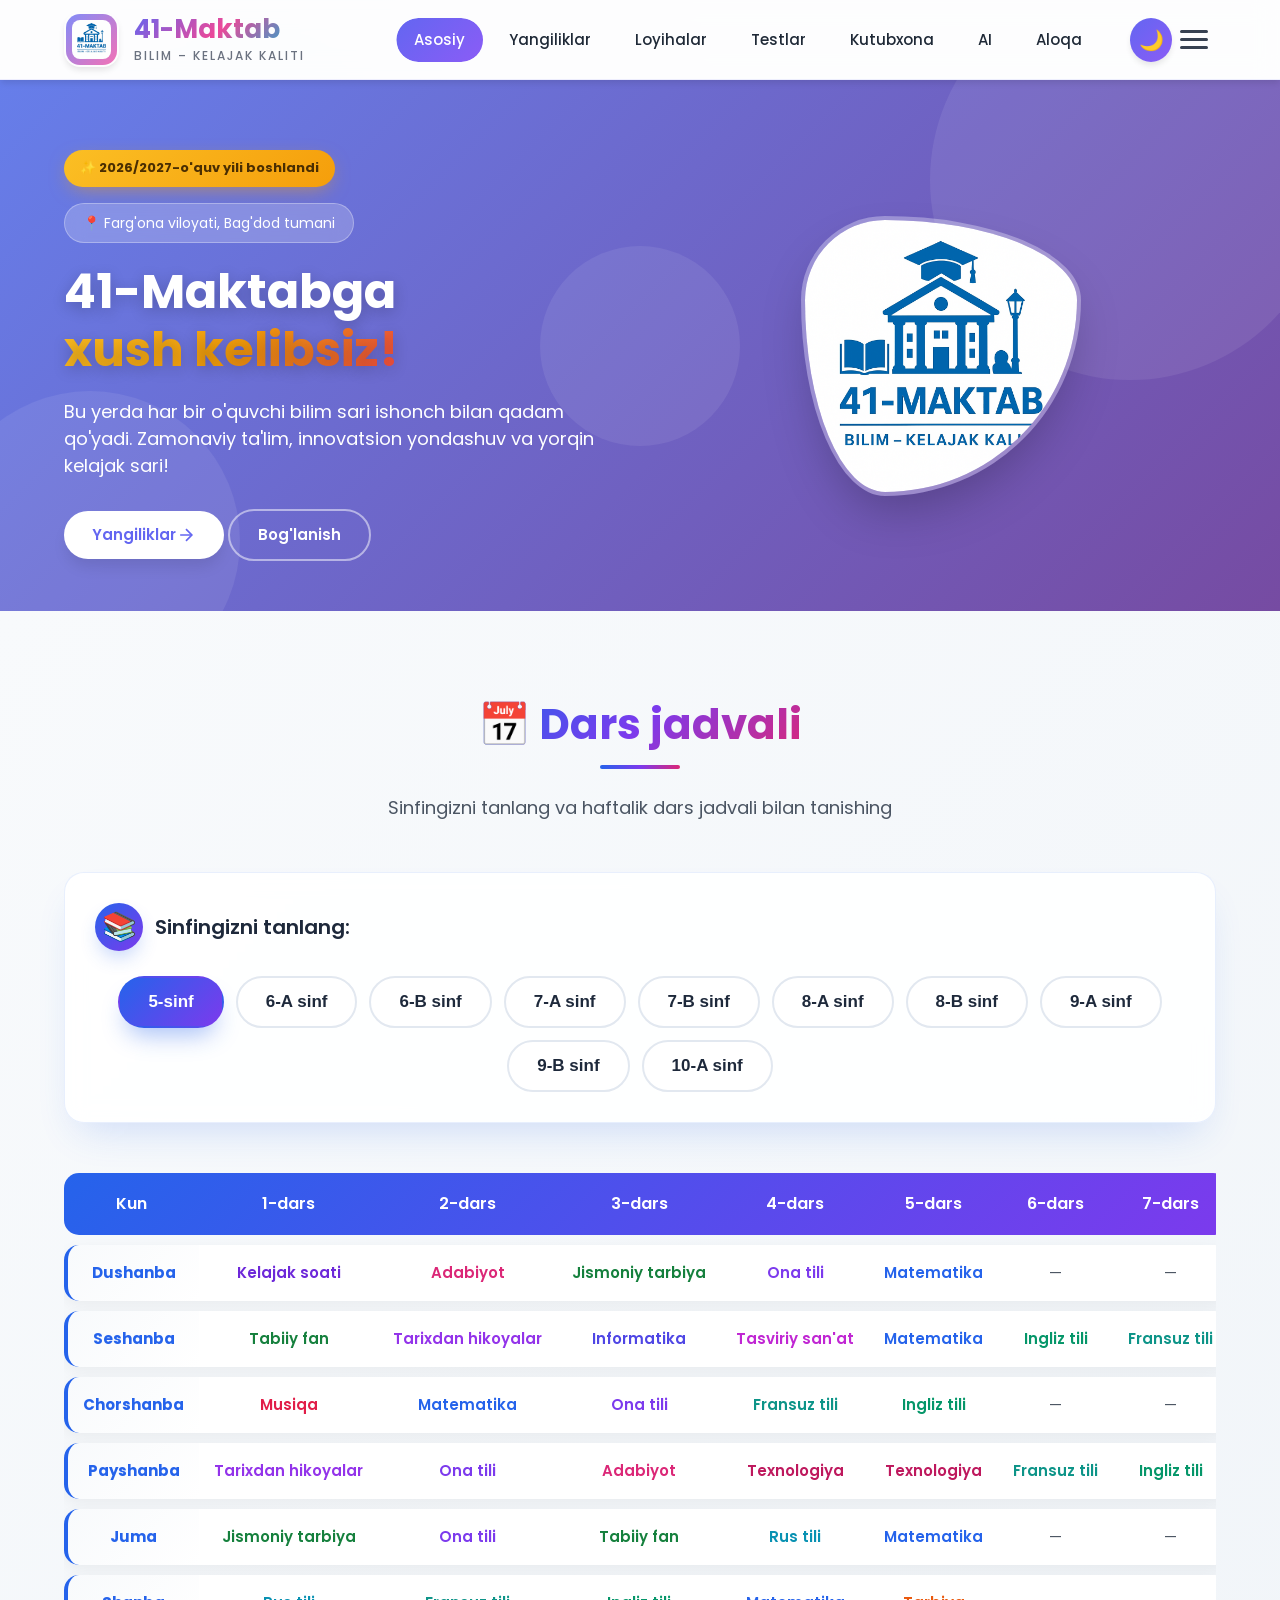
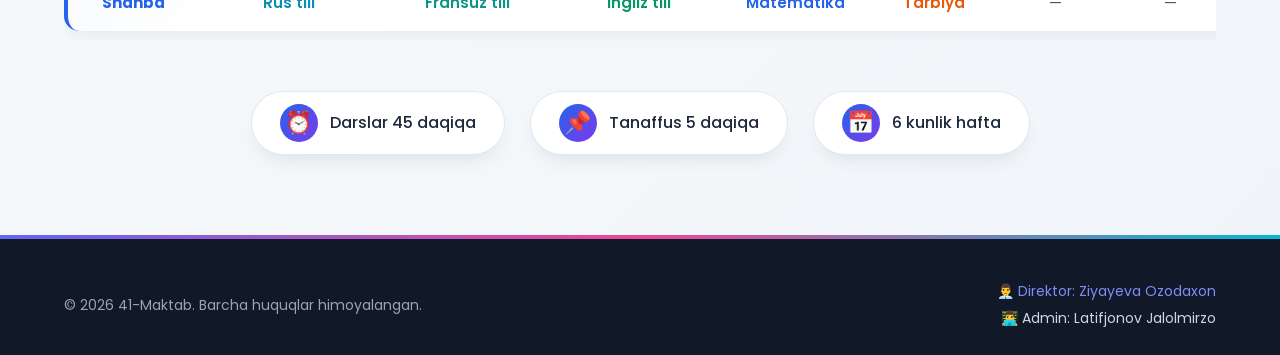
<file: index.html>
<!DOCTYPE html>
<html lang="uz">
<head>
    <meta charset="UTF-8">
    <meta name="viewport" content="width=device-width, initial-scale=1.0, viewport-fit=cover">
    <title>41-Maktab | Bosh sahifa</title>
    <link rel="icon" type="image/png" href="images/logo.png">
    <link rel="manifest" href="manifest.json">
    <link href="https://fonts.googleapis.com/css2?family=Poppins:wght@300;400;500;600;700;800&display=swap" rel="stylesheet">
    <link rel="stylesheet" href="css/style.css">
</head>
<body>

    <!-- ========== HEADER ========== -->
    <header class="header" id="header">
        <div class="container header-inner">
            <div class="logo">
                <img src="images/logo.png" alt="41-maktab logotipi" width="50" height="50">
                <div class="brand">
                    <h1>41-Maktab</h1>
                    <p>Bilim – kelajak kaliti</p>
                </div>
            </div>
            <nav class="nav" id="mainNav">
                <ul>
                    <li><a href="index.html" class="active">Asosiy</a></li>
                    <li><a href="yangiliklar.html">Yangiliklar</a></li>
                    <li><a href="loyihalar.html">Loyihalar</a></li>
                    <li><a href="testlar.html">Testlar</a></li>
                    <li><a href="kutubxona.html">Kutubxona</a></li>
                    <li><a href="ai.html">AI</a></li>
                    <li><a href="aloqa.html">Aloqa</a></li>
                </ul>
            </nav>
            <div class="nav-tools">
                <button id="dark-mode-toggle" class="dark-btn" aria-label="Qorong'u rejim">🌙</button>
            </div>
            <button class="mobile-menu-btn" id="mobileMenuBtn" aria-label="Menyu">
                <span></span><span></span><span></span>
            </button>
        </div>
    </header>
    <div class="nav-overlay" id="navOverlay"></div>

    <!-- ========== HERO SECTION ========== -->
    <section class="hero">
        <div class="hero-bg-shapes">
            <div class="shape shape-1"></div>
            <div class="shape shape-2"></div>
            <div class="shape shape-3"></div>
        </div>
        <div class="container hero-content">
            <div class="hero-text">
                <div class="hero-year-badge">✨ 2026/2027-o'quv yili boshlandi</div>
                <br>
                <span class="hero-badge">📍 Farg'ona viloyati, Bag'dod tumani</span>
                <h1 class="hero-title">
                    41-Maktabga<br>
                    <span class="gradient-text">xush kelibsiz!</span>
                </h1>
                <p class="hero-description">
                    Bu yerda har bir o'quvchi bilim sari ishonch bilan qadam qo'yadi.
                    Zamonaviy ta'lim, innovatsion yondashuv va yorqin kelajak sari!
                </p>
                <div class="hero-buttons">
                    <a href="yangiliklar.html" class="btn btn-primary">
                        Yangiliklar
                        <svg width="20" height="20" viewBox="0 0 24 24" fill="none" stroke="currentColor" stroke-width="2"><line x1="5" y1="12" x2="19" y2="12"/><polyline points="12 5 19 12 12 19"/></svg>
                    </a>
                    <a href="aloqa.html" class="btn btn-outline">Bog'lanish</a>
                </div>
            </div>
            <div class="hero-img">
                <img src="images/logo.png" alt="41-Maktab logotipi">
            </div>
        </div>
    </section>

    <!-- ========== DARS JADVALI ========== -->
    <section class="schedule scroll-reveal" id="jadval">
        <div class="container">
            <div class="section-header">
                <h2 class="section-title"><span class="title-emoji">📅</span> Dars jadvali</h2>
                <p class="section-description">Sinfingizni tanlang va haftalik dars jadvali bilan tanishing</p>
            </div>
            <div class="class-selector">
                <div class="selector-label">
                    <span class="label-icon">📚</span>
                    <span>Sinfingizni tanlang:</span>
                </div>
                <button class="mobile-class-toggle" id="mobileClassToggle" onclick="toggleClassButtons()">
                    <span>Tanlangan: </span><span class="current-class" id="currentClass">5-sinf</span>
                </button>
                <div class="class-buttons" id="classButtons">
                    <button class="class-btn active" data-class="5" onclick="showSchedule('5')">5-sinf</button>
                    <button class="class-btn" data-class="6a" onclick="showSchedule('6a')">6-A sinf</button>
                    <button class="class-btn" data-class="6b" onclick="showSchedule('6b')">6-B sinf</button>
                    <button class="class-btn" data-class="7a" onclick="showSchedule('7a')">7-A sinf</button>
                    <button class="class-btn" data-class="7b" onclick="showSchedule('7b')">7-B sinf</button>
                    <button class="class-btn" data-class="8a" onclick="showSchedule('8a')">8-A sinf</button>
                    <button class="class-btn" data-class="8b" onclick="showSchedule('8b')">8-B sinf</button>
                    <button class="class-btn" data-class="9a" onclick="showSchedule('9a')">9-A sinf</button>
                    <button class="class-btn" data-class="9b" onclick="showSchedule('9b')">9-B sinf</button>
                    <button class="class-btn" data-class="10a" onclick="showSchedule('10a')">10-A sinf</button>
                </div>
            </div>
            <div class="schedule-container" id="schedule-container">
                <!-- Jadval JavaScript orqali yuklanadi -->
            </div>
            <div class="schedule-footer">
                <div class="info-item">
                    <span class="info-icon">⏰</span>
                    <span>Darslar 45 daqiqa</span>
                </div>
                <div class="info-item">
                    <span class="info-icon">📌</span>
                    <span>Tanaffus 5 daqiqa</span>
                </div>
                <div class="info-item">
                    <span class="info-icon">📅</span>
                    <span>6 kunlik hafta</span>
                </div>
            </div>
        </div>
    </section>

    <!-- ========== FOOTER ========== -->
    <footer class="footer">
        <div class="container footer-inner">
            <p>© 2026 41-Maktab. Barcha huquqlar himoyalangan.</p>
            <address>
                <p>👨‍💼 Direktor: Ziyayeva Ozodaxon</p>
                <p>👨‍💻 Admin: Latifjonov Jalolmirzo</p>
            </address>
        </div>
    </footer>

    <script src="js/main.js"></script>
</body>
</html>
</file>
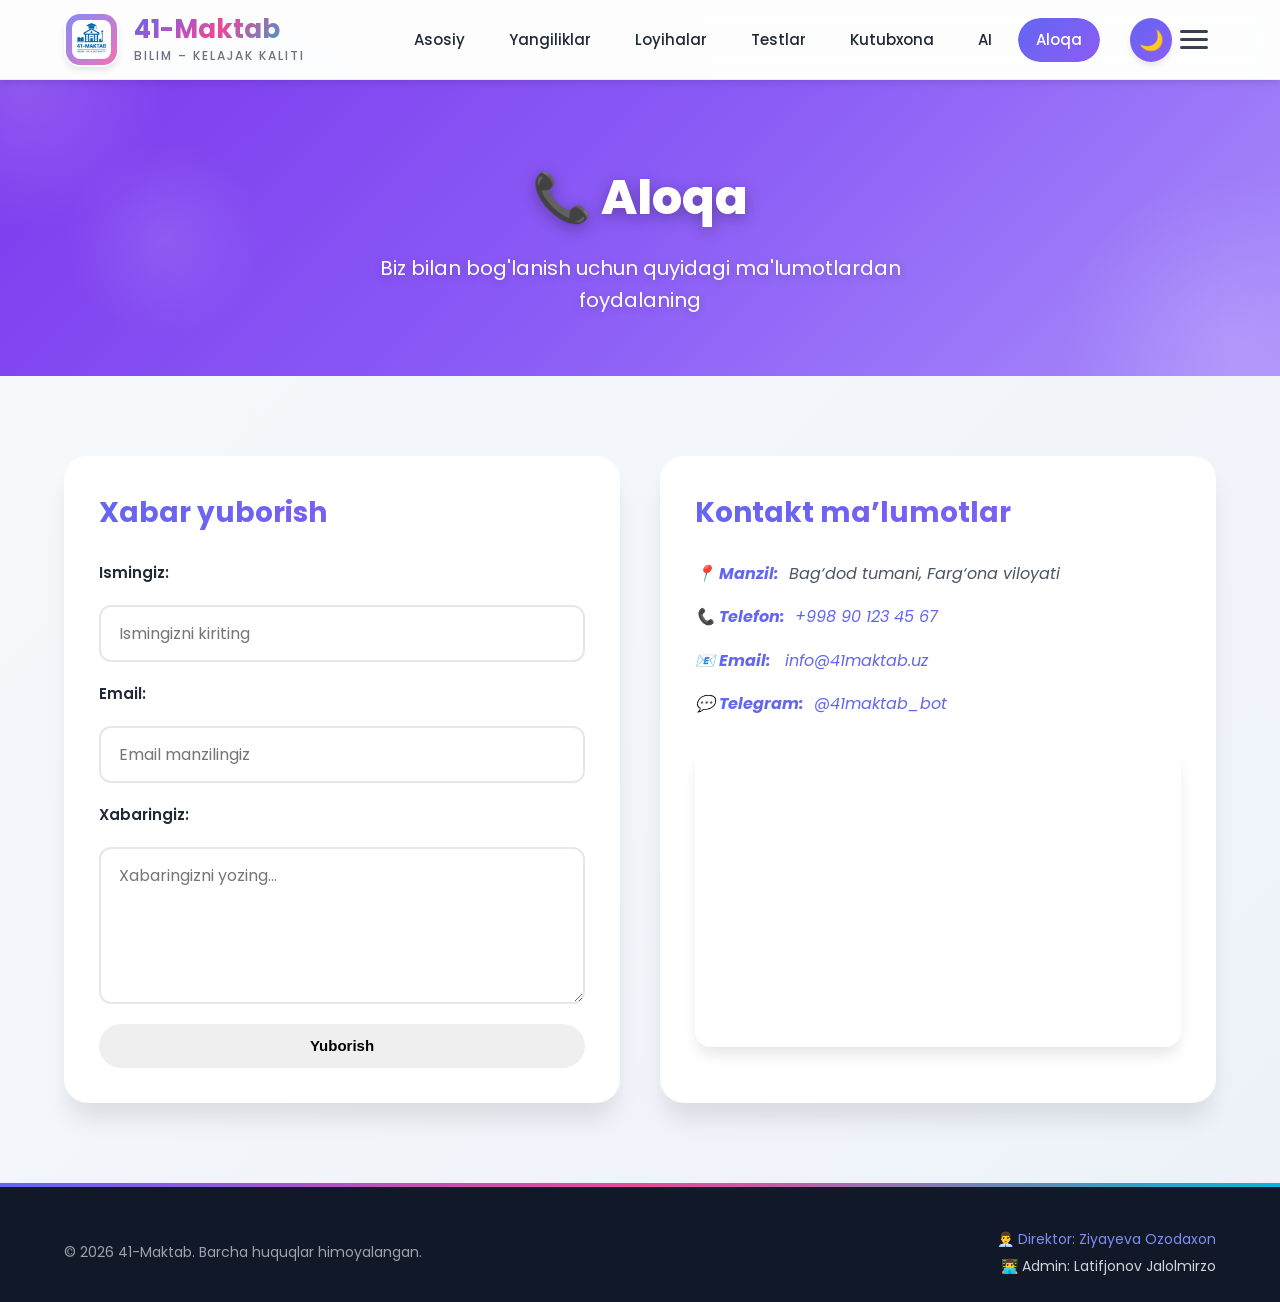
<file: aloqa.html>
<!DOCTYPE html>
<html lang="uz">
<head>
  <meta charset="UTF-8">
  <meta name="viewport" content="width=device-width, initial-scale=1.0">
  <title>Aloqa | 41-Maktab</title>
  <link rel="stylesheet" href="css/style.css">
  <link rel="icon" type="image/png" href="images/logo.png">
      <link href="https://fonts.googleapis.com/css2?family=Poppins:wght@300;400;500;600;700&display=swap" rel="stylesheet">
</head>
<body>

  <!-- HEADER -->
  <header class="header" id="header">
    <div class="container header-inner">
      <div class="logo">
        <img src="images/logo.png" alt="41-maktab logotipi" width="50" height="50">
        <div class="brand">
          <h1>41-Maktab</h1>
          <p>Bilim – kelajak kaliti</p>
        </div>
      </div>
      <nav class="nav" id="mainNav">
        <ul>
          <li><a href="index.html">Asosiy</a></li>
          <li><a href="yangiliklar.html">Yangiliklar</a></li>
          <li><a href="loyihalar.html">Loyihalar</a></li>
          <li><a href="testlar.html">Testlar</a></li>
          <li><a href="kutubxona.html">Kutubxona</a></li>
          <li><a href="ai.html">AI</a></li>
          <li><a href="aloqa.html" class="active" aria-current="page">Aloqa</a></li>
        </ul>
      </nav>
      <div class="nav-tools">
        <button id="dark-mode-toggle" class="dark-btn" aria-label="Qorong'u rejim">🌙</button>
      </div>
      <button class="mobile-menu-btn" id="mobileMenuBtn" aria-label="Menyu">
        <span></span><span></span><span></span>
      </button>
    </div>
  </header>
  <div class="nav-overlay" id="navOverlay"></div>

<!-- PAGE TITLE -->
<section class="page-title contact-title">
  <div class="container">
    <h1>📞 Aloqa</h1>
    <p>Biz bilan bog'lanish uchun quyidagi ma'lumotlardan foydalaning</p>
  </div>
  <div class="floating-element"></div>
</section>

    <!-- CONTACT SECTION -->
    <section class="contact">
      <div class="container contact-grid">

        <!-- FORM -->
        <div class="contact-form">
          <h2>Xabar yuborish</h2>
          <form action="https://contact-form.jalolmirzo44.workers.dev/" method="POST"> <!-- 'action' atributini serverdagi formani qabul qiluvchi URL bilan almashtiring -->
            <label for="name">Ismingiz:</label>
            <input type="text" id="name" name="name" placeholder="Ismingizni kiriting" required autocomplete="name"> <!-- autocomplete qo'shildi -->

            <label for="email">Email:</label>
            <input type="email" id="email" name="email" placeholder="Email manzilingiz" required autocomplete="email"> <!-- autocomplete qo'shildi -->

            <label for="message">Xabaringiz:</label>
            <textarea id="message" name="message" rows="5" placeholder="Xabaringizni yozing..." required></textarea>

            <button type="submit" class="btn">Yuborish</button>
          </form>
        </div>

        <!-- CONTACT INFO -->
        <div class="contact-info">
          <h2>Kontakt ma’lumotlar</h2>
          <address> <!-- Kontakt ma'lumotlari uchun address tegi -->
            <ul>
              <li><strong>📍 Manzil:</strong> Bag‘dod tumani, Farg‘ona viloyati</li>
              <li><strong>📞 Telefon:</strong> <a href="tel:+998901234567">+998 90 123 45 67</a></li> <!-- tel: sxemasi qo'shildi -->
              <li><strong>📧 Email:</strong> <a href="mailto:info@41maktab.uz">info@41maktab.uz</a></li> <!-- mailto: sxemasi qo'shildi -->
              <li><strong>💬 Telegram:</strong> <a href="https://t.me/maktabJalolmirzo_bot" target="_blank" rel="noopener noreferrer">@41maktab_bot</a></li> <!-- rel qo'shildi -->
            </ul>
          </address>

          <div class="map">
            <iframe
              src="https://www.google.com/maps/embed?pb=!1m18!1m12!1m3!1d2413.5379468170795!2d71.16689857494292!3d40.50378335033805!2m3!1f0!2f0!3f0!3m2!1i1024!2i768!4f13.1!3m3!1m2!1s0x38bafdaee371d387%3A0x98c04a9ccbc2e10f!2zNDEt0LzQsNC60YLQsNCx!5e1!3m2!1sru!2s!4v1773357426934!5m2!1sru!2s"
              width="600" 
              height="450" 
              style="border:0; border-radius: 8px; width: 100%;" 
              allowfullscreen="" 
              loading="lazy" 
              referrerpolicy="no-referrer-when-downgrade"
              title="41-maktab joylashuvi">
            </iframe>
          </div>
        </div>

      </div>
    </section>

  <!-- FOOTER -->
  <footer class="footer">
    <div class="container footer-inner">
      <p>© 2026 41-Maktab. Barcha huquqlar himoyalangan.</p>
      <address> <!-- <address> tegi ishlatildi -->
        <p>👨‍💼 Direktor: Ziyayeva Ozodaxon</p>
        <p>👨‍💻 Admin: Latifjonov Jalolmirzo</p>
      </address>
    </div>
  </footer>

  <script src="js/main.js"></script>
</body>
</html>
</file>
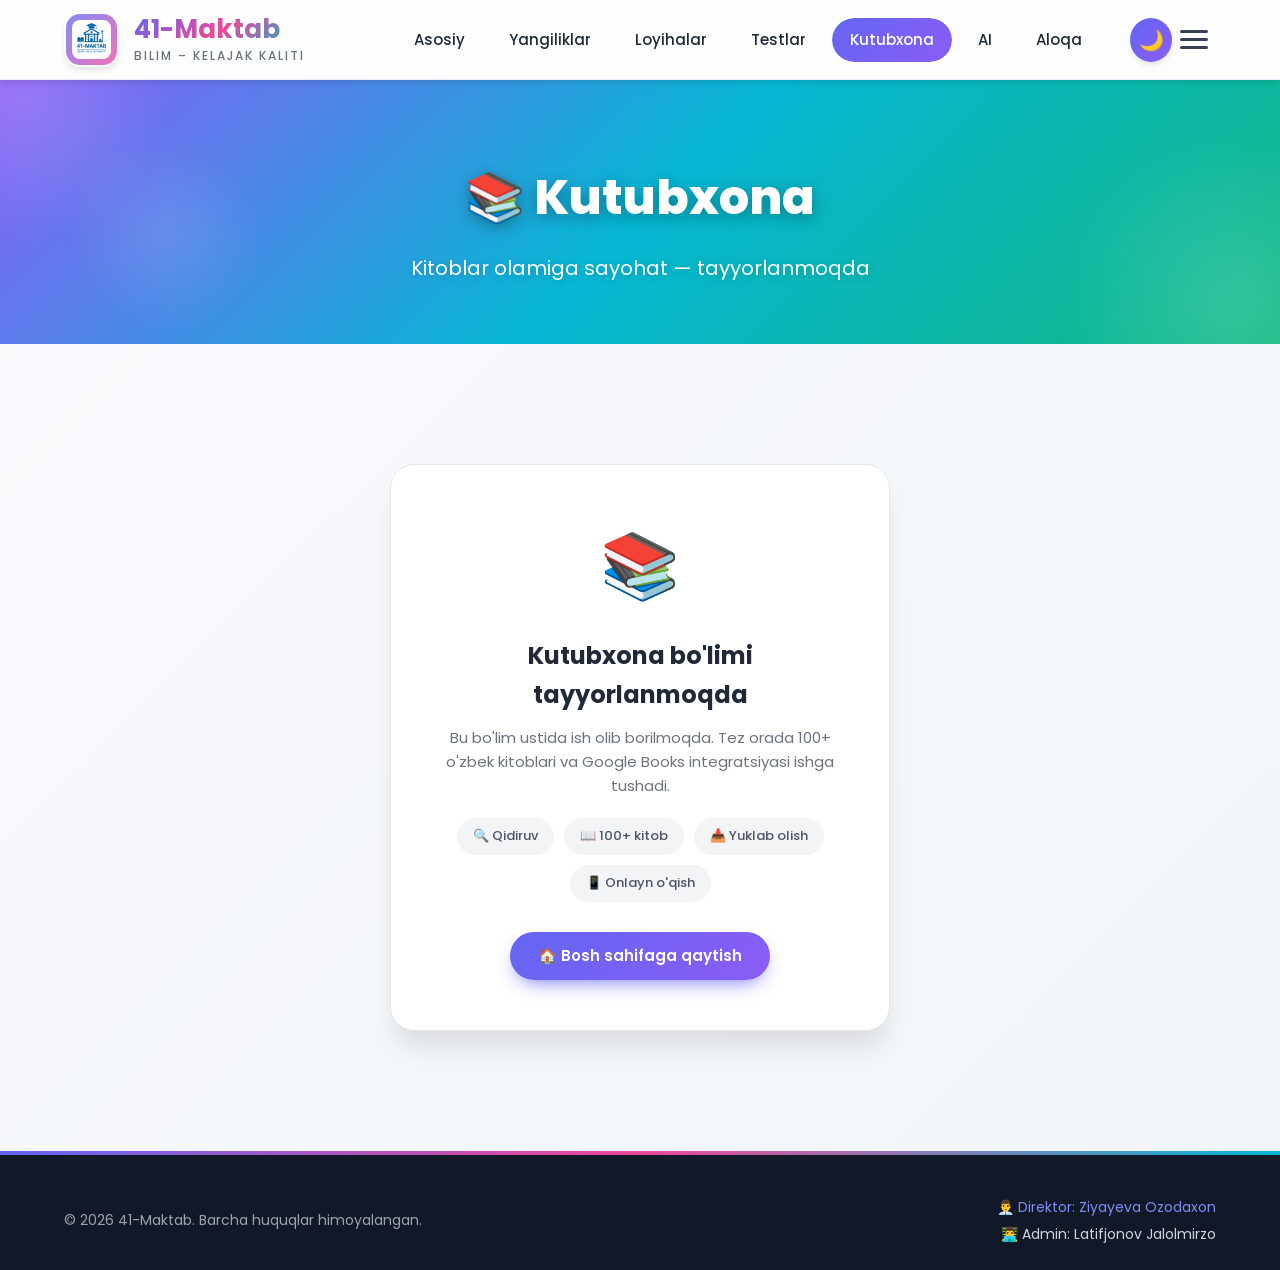
<file: kutubxona.html>
<!DOCTYPE html>
<html lang="uz">
<head>
  <meta charset="UTF-8">
  <meta name="viewport" content="width=device-width, initial-scale=1.0">
  <title>Kutubxona | 41-Maktab</title>
  <link rel="stylesheet" href="css/style.css">
  <link rel="icon" type="image/png" href="images/logo.png">
  <link href="https://fonts.googleapis.com/css2?family=Poppins:wght@300;400;500;600;700;800&display=swap" rel="stylesheet">
  <style>
    .library-section { padding: 60px 0; background: linear-gradient(135deg, #f8fafc 0%, #f1f5f9 100%); min-height: 60vh; }
    body.dark .library-section { background: linear-gradient(135deg, #0f172a, #1e293b); }
  </style>
</head>
<body>
  <header class="header" id="header">
    <div class="container header-inner">
      <div class="logo"><img src="images/logo.png" alt="41-maktab logotipi" width="50" height="50"><div class="brand"><h1>41-Maktab</h1><p>Bilim – kelajak kaliti</p></div></div>
      <nav class="nav" id="mainNav"><ul><li><a href="index.html">Asosiy</a></li><li><a href="yangiliklar.html">Yangiliklar</a></li><li><a href="loyihalar.html">Loyihalar</a></li><li><a href="testlar.html">Testlar</a></li><li><a href="kutubxona.html" class="active">Kutubxona</a></li><li><a href="ai.html">AI</a></li><li><a href="aloqa.html">Aloqa</a></li></ul></nav>
      <div class="nav-tools"><button id="dark-mode-toggle" class="dark-btn">🌙</button></div>
      <button class="mobile-menu-btn" id="mobileMenuBtn" aria-label="Menyu"><span></span><span></span><span></span></button>
    </div>
  </header>
  <div class="nav-overlay" id="navOverlay"></div>
  <main>
    <section class="page-title library-title">
      <div class="container">
        <h1>📚 Kutubxona</h1>
        <p>Kitoblar olamiga sayohat — tayyorlanmoqda</p>
      </div>
      <div class="floating-element"></div>
    </section>
    <section class="library-section">
      <div class="container">
        <div class="coming-soon-card">
          <div class="coming-soon-icon">📚</div>
          <h2>Kutubxona bo'limi tayyorlanmoqda</h2>
          <p>Bu bo'lim ustida ish olib borilmoqda. Tez orada 100+ o'zbek kitoblari va Google Books integratsiyasi ishga tushadi.</p>
          <div class="coming-soon-features">
            <span>🔍 Qidiruv</span>
            <span>📖 100+ kitob</span>
            <span>📥 Yuklab olish</span>
            <span>📱 Onlayn o'qish</span>
          </div>
          <a href="index.html" class="btn btn-primary" style="margin-top: 20px;">🏠 Bosh sahifaga qaytish</a>
        </div>
      </div>
    </section>
  </main>
  <footer class="footer"><div class="container footer-inner"><p>© 2026 41-Maktab. Barcha huquqlar himoyalangan.</p><address><p>👨‍💼 Direktor: Ziyayeva Ozodaxon</p><p>👨‍💻 Admin: Latifjonov Jalolmirzo</p></address></div></footer>
  <script src="js/main.js"></script>
  <!-- Kutubxona funksiyalari — keyinroq qo'shiladi -->
</body>
</html>
</file>
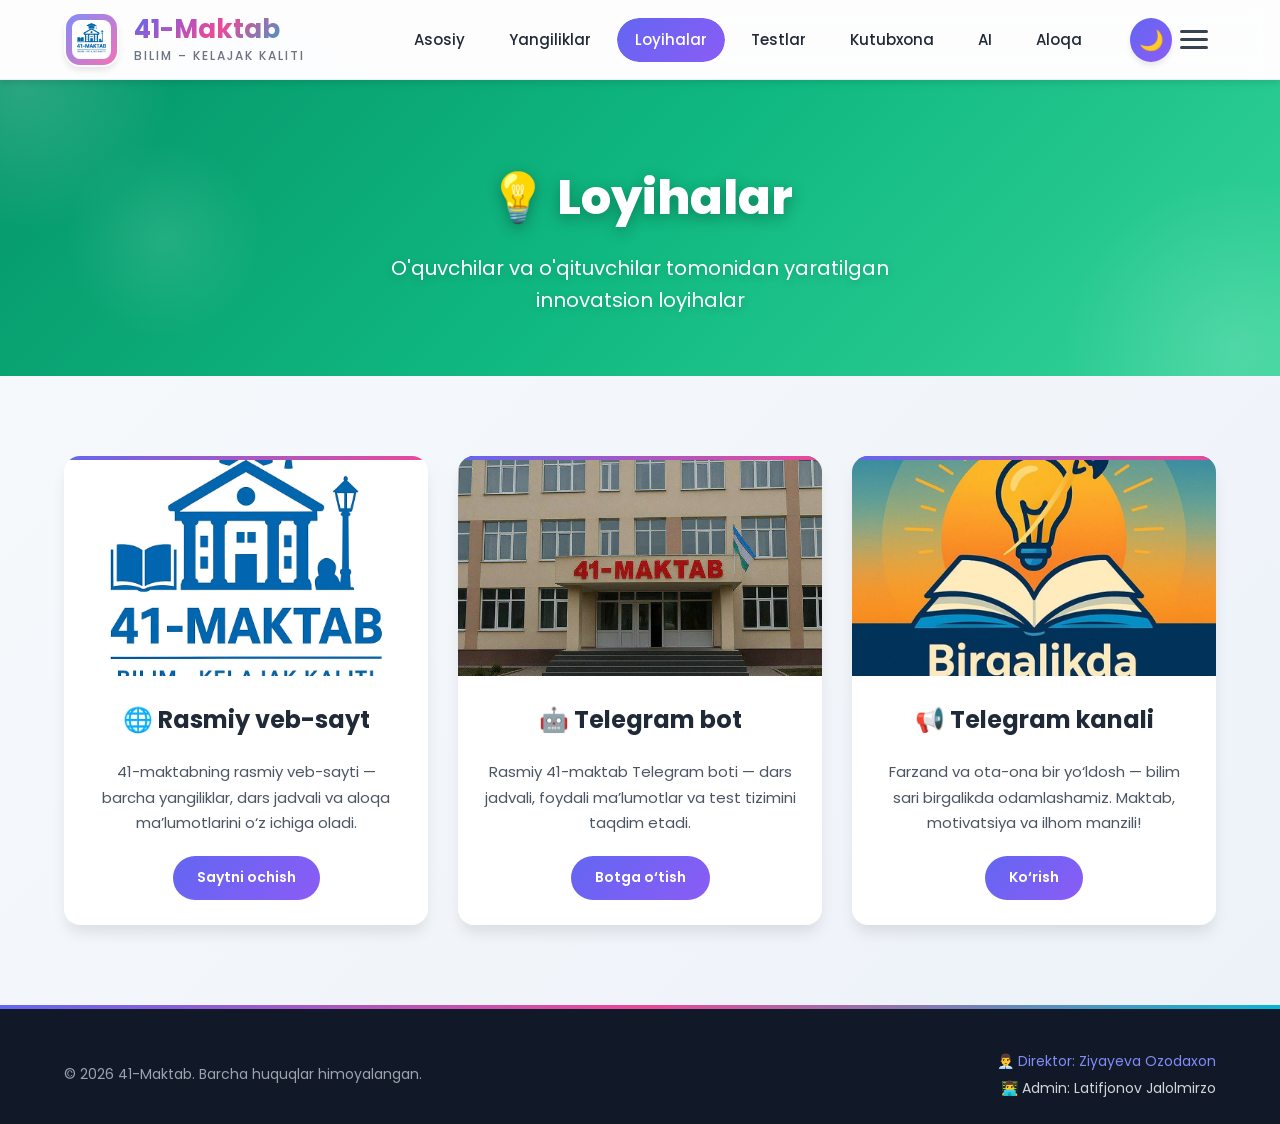
<file: loyihalar.html>
<!DOCTYPE html>
<html lang="uz">
<head>
  <meta charset="UTF-8">
  <meta name="viewport" content="width=device-width, initial-scale=1.0">
  <title>Loyihalar | 41-Maktab</title>
  <link rel="stylesheet" href="css/style.css">
  <link rel="icon" type="image/png" href="images/logo.png">
  <link href="https://fonts.googleapis.com/css2?family=Poppins:wght@300;400;500;600;700&display=swap" rel="stylesheet">
</head>
<body>

  <!-- HEADER -->
  <header class="header" id="header">
    <div class="container header-inner">
      <div class="logo">
        <img src="images/logo.png" alt="41-maktab logotipi" width="50" height="50">
        <div class="brand">
          <h1>41-Maktab</h1>
          <p>Bilim – kelajak kaliti</p>
        </div>
      </div>
      <nav class="nav" id="mainNav">
        <ul>
          <li><a href="index.html">Asosiy</a></li>
          <li><a href="yangiliklar.html">Yangiliklar</a></li>
          <li><a href="loyihalar.html" class="active" aria-current="page">Loyihalar</a></li>
          <li><a href="testlar.html">Testlar</a></li>
          <li><a href="kutubxona.html">Kutubxona</a></li>
          <li><a href="ai.html">AI</a></li>
          <li><a href="aloqa.html">Aloqa</a></li>
        </ul>
      </nav>
      <div class="nav-tools">
        <button id="dark-mode-toggle" class="dark-btn" aria-label="Qorong'u rejim">🌙</button>
      </div>
      <button class="mobile-menu-btn" id="mobileMenuBtn" aria-label="Menyu">
        <span></span><span></span><span></span>
      </button>
    </div>
  </header>
  <div class="nav-overlay" id="navOverlay"></div>

<!-- PAGE TITLE -->
<section class="page-title projects-title">
  <div class="container">
    <h1>💡 Loyihalar</h1>
    <p>O'quvchilar va o'qituvchilar tomonidan yaratilgan innovatsion loyihalar</p>
  </div>
  <div class="floating-element"></div>
</section>

    <!-- PROJECTS SECTION -->
    <section class="projects">
      <div class="container projects-grid">

        <!-- Project 1: Rasmiy veb-sayt -->
        <div class="project-card">
          <img src="images/website.jpg" alt="Rasmiy veb-sayt loyihasi" width="300" height="200" loading="lazy">
          <div class="project-body">
            <h3>🌐 Rasmiy veb-sayt</h3>
            <p>41-maktabning rasmiy veb-sayti — barcha yangiliklar, dars jadvali va aloqa ma’lumotlarini o‘z ichiga oladi.</p>
            <a href="index.html" class="btn">Saytni ochish</a>
          </div>
        </div>

        <!-- Project 2: Telegram Bot (bot.jpg ishlatilgan) -->
        <div class="project-card">
          <img src="images/bot.jpg" alt="Telegram bot loyihasi" width="300" height="200" loading="lazy">
          <div class="project-body">
            <h3>🤖 Telegram bot</h3>
            <p>Rasmiy 41-maktab Telegram boti — dars jadvali, foydali ma’lumotlar va test tizimini taqdim etadi.</p>
            <a href="https://t.me/maktabJalolmirzo_bot" target="_blank" class="btn" rel="noopener noreferrer">Botga o‘tish</a>
          </div>
        </div>

        <!-- Project 3: Telegram Kanal (student-project.jpg ishlatilgan) -->
        <div class="project-card">
          <img src="images/student-project.jpg" alt="Telegram kanali" width="300" height="200" loading="lazy">
          <div class="project-body">
            <h3>📢 Telegram kanali</h3>
            <p>Farzand va ota-ona bir yo‘ldosh — bilim sari birgalikda odamlashamiz. Maktab, motivatsiya va ilhom manzili!</p>
            <a href="https://t.me/Birgalikda_oqiymiz1" target="_blank" class="btn" rel="noopener noreferrer">Ko‘rish</a>
          </div>
        </div>

      </div>
    </section>

  <!-- FOOTER -->
  <footer class="footer">
    <div class="container footer-inner">
      <p>© 2026 41-Maktab. Barcha huquqlar himoyalangan.</p>
      <address>
        <p>👨‍💼 Direktor: Ziyayeva Ozodaxon</p>
        <p>👨‍💻 Admin: Latifjonov Jalolmirzo</p>
      </address>
    </div>
  </footer>

  <script src="js/main.js"></script>
</body>
</html>
</file>
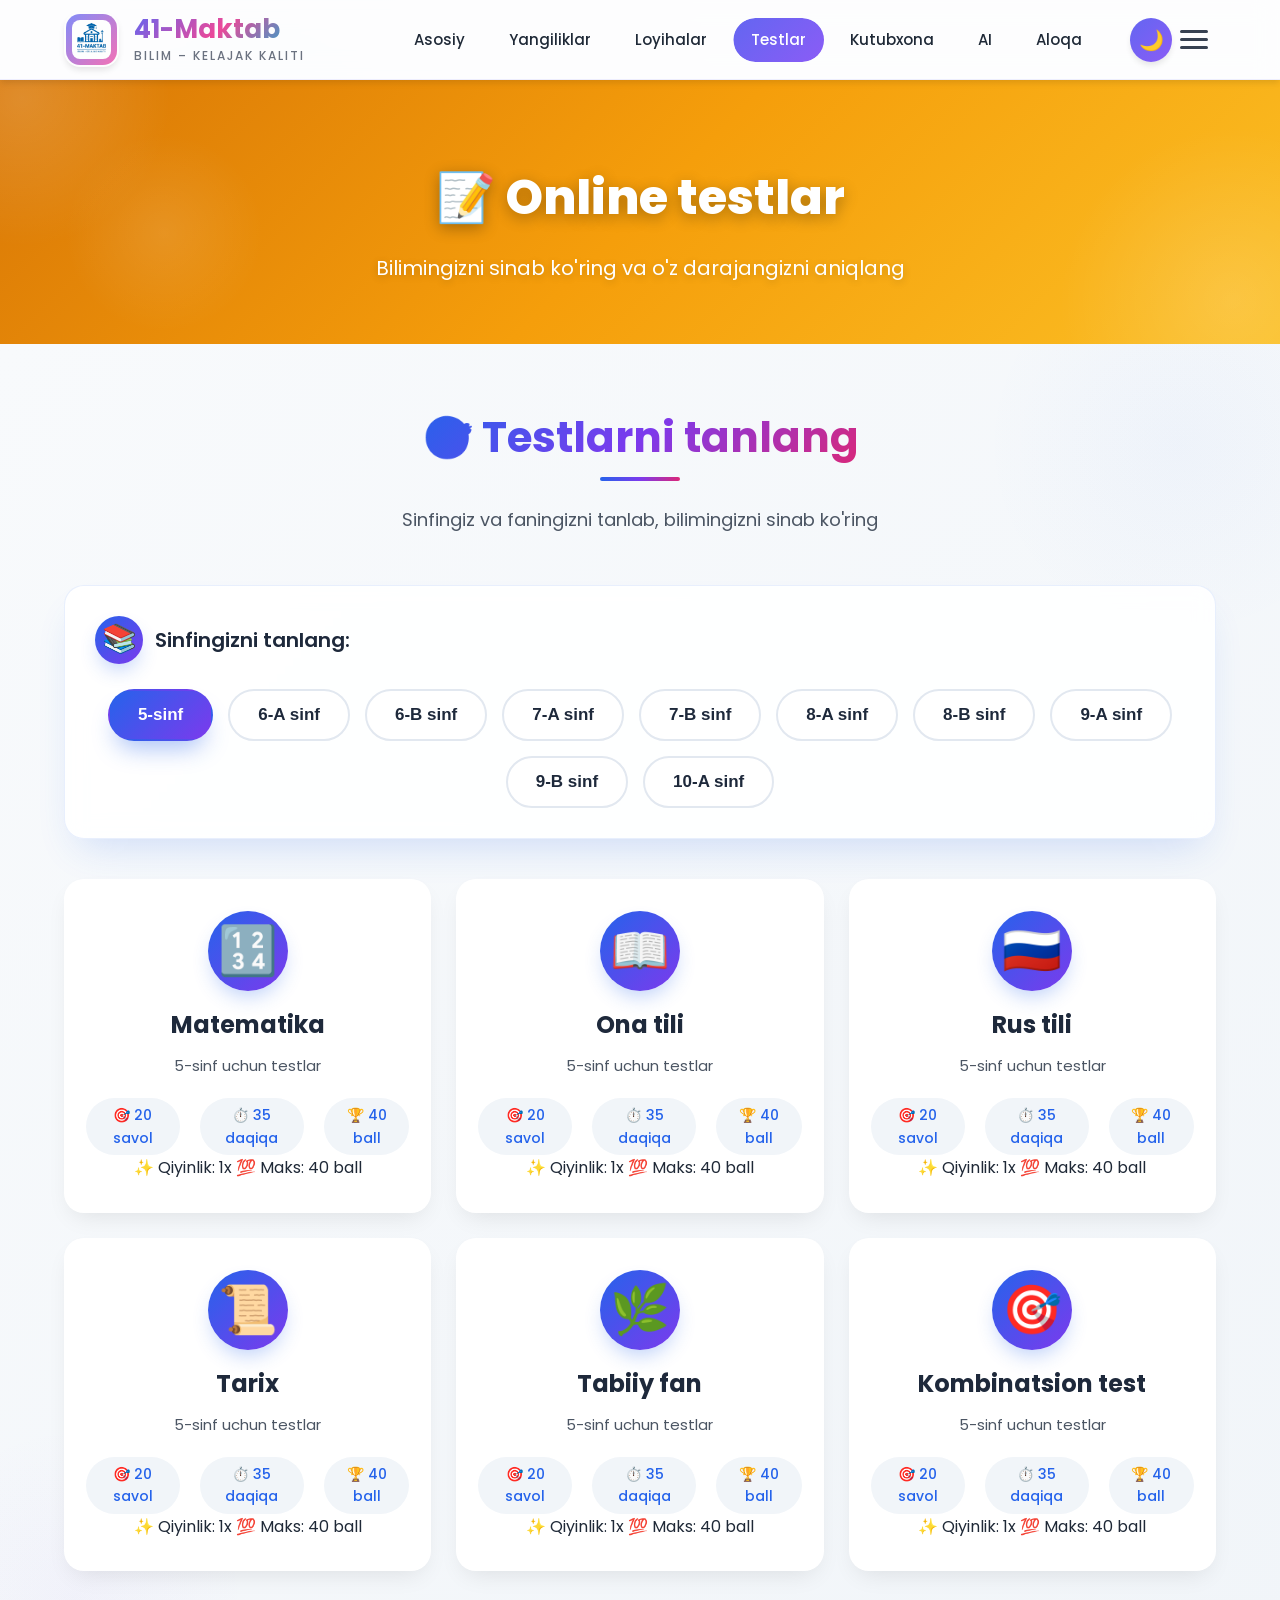
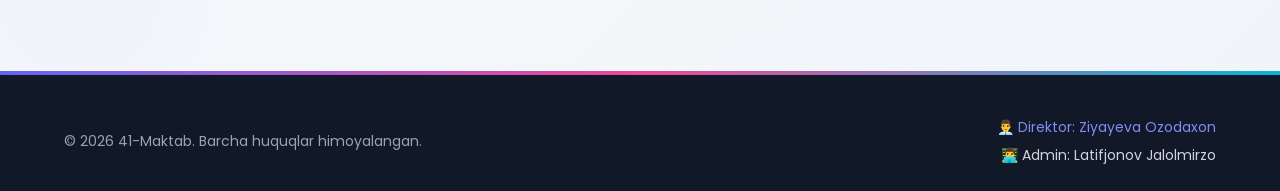
<file: testlar.html>
<!DOCTYPE html>
<html lang="uz">
<head>
  <meta charset="UTF-8">
  <meta name="viewport" content="width=device-width, initial-scale=1.0">
  <title>Online Testlar | 41-Maktab</title>
  <link rel="stylesheet" href="css/style.css">
  <link rel="icon" type="image/png" href="images/logo.png">
  <link href="https://fonts.googleapis.com/css2?family=Poppins:wght@300;400;500;600;700&display=swap" rel="stylesheet">
</head>
<body>

  <!-- HEADER -->
  <header class="header" id="header">
    <div class="container header-inner">
      <div class="logo">
        <img src="images/logo.png" alt="41-maktab logotipi" width="50" height="50">
        <div class="brand">
          <h1>41-Maktab</h1>
          <p>Bilim – kelajak kaliti</p>
        </div>
      </div>
    <nav class="nav" id="mainNav">
      <ul>
        <li><a href="index.html">Asosiy</a></li>
        <li><a href="yangiliklar.html">Yangiliklar</a></li>
        <li><a href="loyihalar.html">Loyihalar</a></li>
        <li><a href="testlar.html" class="active">Testlar</a></li>
        <li><a href="kutubxona.html">Kutubxona</a></li>
        <li><a href="ai.html">AI</a></li>
        <li><a href="aloqa.html">Aloqa</a></li>
      </ul>
    </nav>

      <div class="nav-tools">
        <button id="dark-mode-toggle" class="dark-btn" aria-label="Qorong'u rejim">🌙</button>
      </div>
      <button class="mobile-menu-btn" id="mobileMenuBtn" aria-label="Menyu">
        <span></span><span></span><span></span>
      </button>
    </div>
  </header>
  <div class="nav-overlay" id="navOverlay"></div>

<!-- PAGE TITLE -->
<section class="page-title test-title">
  <div class="container">
    <h1>📝 Online testlar</h1>
    <p>Bilimingizni sinab ko'ring va o'z darajangizni aniqlang</p>
  </div>
  <div class="floating-element"></div>
</section>

    <!-- TEST SECTION -->
    <section class="test-section" id="test-section">
      <div class="container">
        
        <!-- Section Header -->
        <div class="section-header">
          <h2 class="section-title">🎯 Testlarni tanlang</h2>
          <p class="section-description">Sinfingiz va faningizni tanlab, bilimingizni sinab ko'ring</p>
        </div>

        <!-- Test Selection -->
        <div class="test-selection" id="test-selection">
          
<!-- Sinf tanlash -->
<div class="class-selector">
  <div class="selector-label">
    <span class="label-icon">📚</span>
    <span>Sinfingizni tanlang:</span>
  </div>
  
  <div class="class-buttons">
    <button class="class-btn active" data-class="5" onclick="selectTestClass('5')">5-sinf</button>
    <button class="class-btn" data-class="6a" onclick="selectTestClass('6a')">6-A sinf</button>
    <button class="class-btn" data-class="6b" onclick="selectTestClass('6b')">6-B sinf</button>
    <button class="class-btn" data-class="7a" onclick="selectTestClass('7a')">7-A sinf</button>
    <button class="class-btn" data-class="7b" onclick="selectTestClass('7b')">7-B sinf</button>
    <button class="class-btn" data-class="8a" onclick="selectTestClass('8a')">8-A sinf</button>
    <button class="class-btn" data-class="8b" onclick="selectTestClass('8b')">8-B sinf</button>
    <button class="class-btn" data-class="9a" onclick="selectTestClass('9a')">9-A sinf</button>
    <button class="class-btn" data-class="9b" onclick="selectTestClass('9b')">9-B sinf</button>
    <button class="class-btn" data-class="10a" onclick="selectTestClass('10a')">10-A sinf</button>
  </div>
</div>

          <!-- Fanlar grid -->
          <div class="subjects-grid" id="subjects-grid">
            <!-- Fanlar dinamik yuklanadi -->
          </div>
        </div>

        <!-- Student Info Form -->
        <div class="student-info-form" id="student-info-form" style="display: none;">
          <div class="form-card">
            <div class="form-header">
              <span class="form-icon">👤</span>
              <h3>O'quvchi ma'lumotlari</h3>
            </div>
            <form id="student-form" onsubmit="submitStudentInfo(event)">
              <div class="input-group">
                <label for="student-name">Ismingiz:</label>
                <input type="text" id="student-name" required placeholder="Ismingizni kiriting">
              </div>
              <div class="input-group">
                <label for="student-surname">Familyangiz:</label>
                <input type="text" id="student-surname" required placeholder="Familyangizni kiriting">
              </div>
              <div class="form-actions">
                <button type="button" class="btn btn-secondary" onclick="backToSubjects()">Orqaga</button>
                <button type="submit" class="btn btn-primary">Testni boshlash</button>
              </div>
            </form>
          </div>
        </div>

        <!-- Test Container -->
        <div class="test-container" id="test-container" style="display: none;">
          <div class="test-header">
            <h2 id="test-title">Matematika testi</h2>
            <div class="test-progress">
              <div class="progress-bar">
                <div class="progress-fill" id="progress-fill" style="width: 0%"></div>
              </div>
              <span id="progress-text">0/10</span>
            </div>
            <div class="test-timer" id="timer">⏱️ 30:00</div>
            <button class="exit-btn" onclick="exitTest()">✖️ Chiqish</button>
          </div>

          <div class="test-content">
            <div class="question-container" id="question-container">
              <!-- Savollar dinamik yuklanadi -->
            </div>

            <div class="test-navigation">
              <button class="nav-btn prev-btn" id="prev-btn" onclick="previousQuestion()" disabled>← Oldingi</button>
              <button class="nav-btn next-btn" id="next-btn" onclick="nextQuestion()">Keyingi →</button>
              <button class="nav-btn finish-btn" id="finish-btn" onclick="finishTest()" style="display: none;">✅ Tugatish</button>
            </div>
          </div>
        </div>

        <!-- Results Container -->
        <div class="results-container" id="results-container" style="display: none;">
          <div class="results-card">
            <div class="results-header">
              <span class="results-icon">🏆</span>
              <h2>Test tugadi!</h2>
            </div>
            
            <div class="score-display">
              <div class="score-circle" id="score-circle">
                <span id="score-percentage">0%</span>
              </div>
              <div class="score-details">
                <p>To'g'ri javoblar: <strong id="correct-count">0</strong> / <strong id="total-count">0</strong></p>
                <p>Vaqt: <strong id="time-taken">00:00</strong></p>
                <p>Ball: <strong id="score-points">0</strong></p>
              </div>
            </div>

            <div class="results-analysis">
              <h3>📊 Tahlil</h3>
              <div class="analysis-item">
                <span class="label">To'g'ri javoblar:</span>
                <div class="progress-bar">
                  <div class="progress-fill correct-bar" id="correct-bar" style="width: 0%"></div>
                </div>
                <span id="correct-percent">0%</span>
              </div>
              <div class="analysis-item">
                <span class="label">Xato javoblar:</span>
                <div class="progress-bar">
                  <div class="progress-fill incorrect-bar" id="incorrect-bar" style="width: 0%"></div>
                </div>
                <span id="incorrect-percent">0%</span>
              </div>
            </div>

            <div class="results-message" id="results-message">
              <!-- Natijaga qarab chiroyli xabar -->
            </div>

            <div class="results-actions">
              <button class="action-btn restart-btn" onclick="restartTest()">
                <span>🔄</span> Qayta ishlash
              </button>
              <button class="action-btn back-btn" onclick="backToTestSelection()">
                <span>📚</span> Boshqa test
              </button>
              <button class="action-btn details-btn" onclick="showDetailedResults()">
                <span>📋</span> Batafsil
              </button>
            </div>
          </div>
        </div>

      </div>
    </section>

  <!-- FOOTER -->
  <footer class="footer">
    <div class="container footer-inner">
      <p>© 2026 41-Maktab. Barcha huquqlar himoyalangan.</p>
      <address>
        <p>👨‍💼 Direktor: Ziyayeva Ozodaxon</p>
        <p>👨‍💻 Admin: Latifjonov Jalolmirzo</p>
      </address>
    </div>
  </footer>

  <script src="js/main.js"></script>
  <script src="js/test.js"></script>
</body>
</html>
</file>
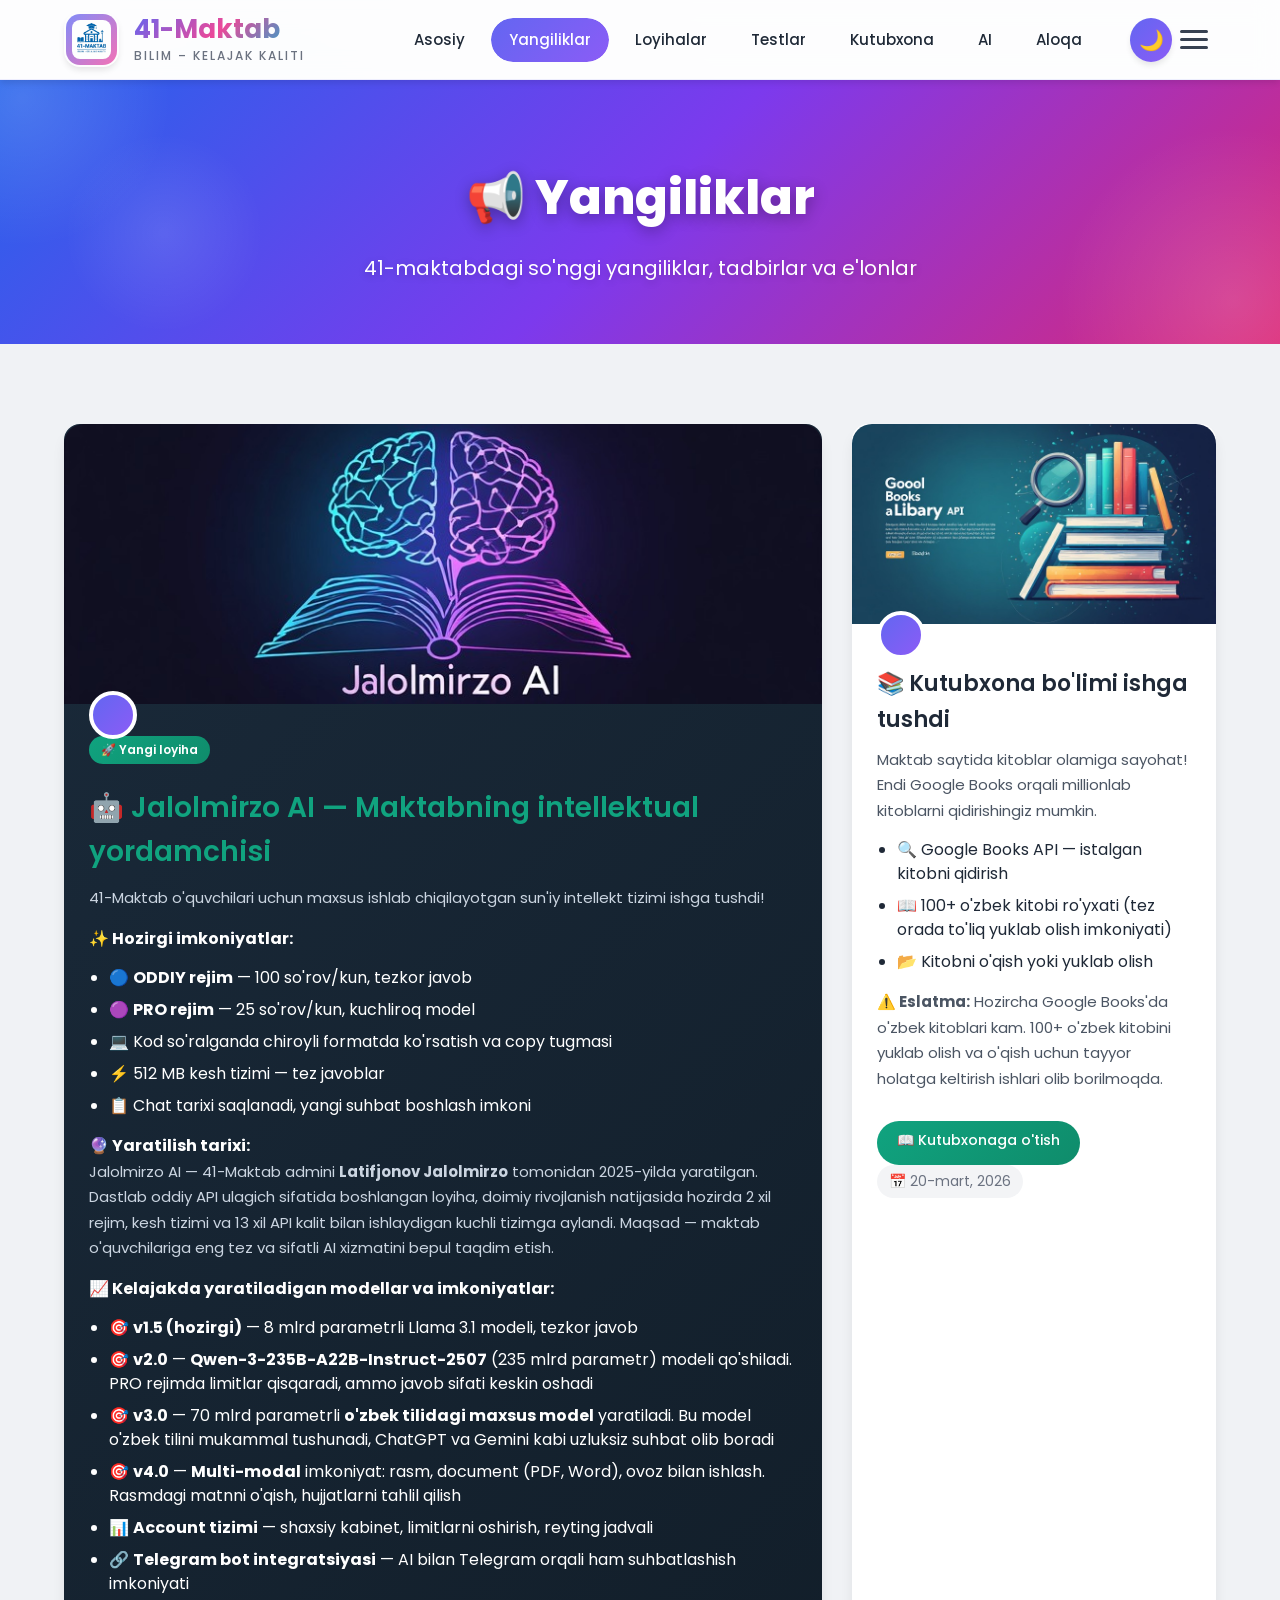
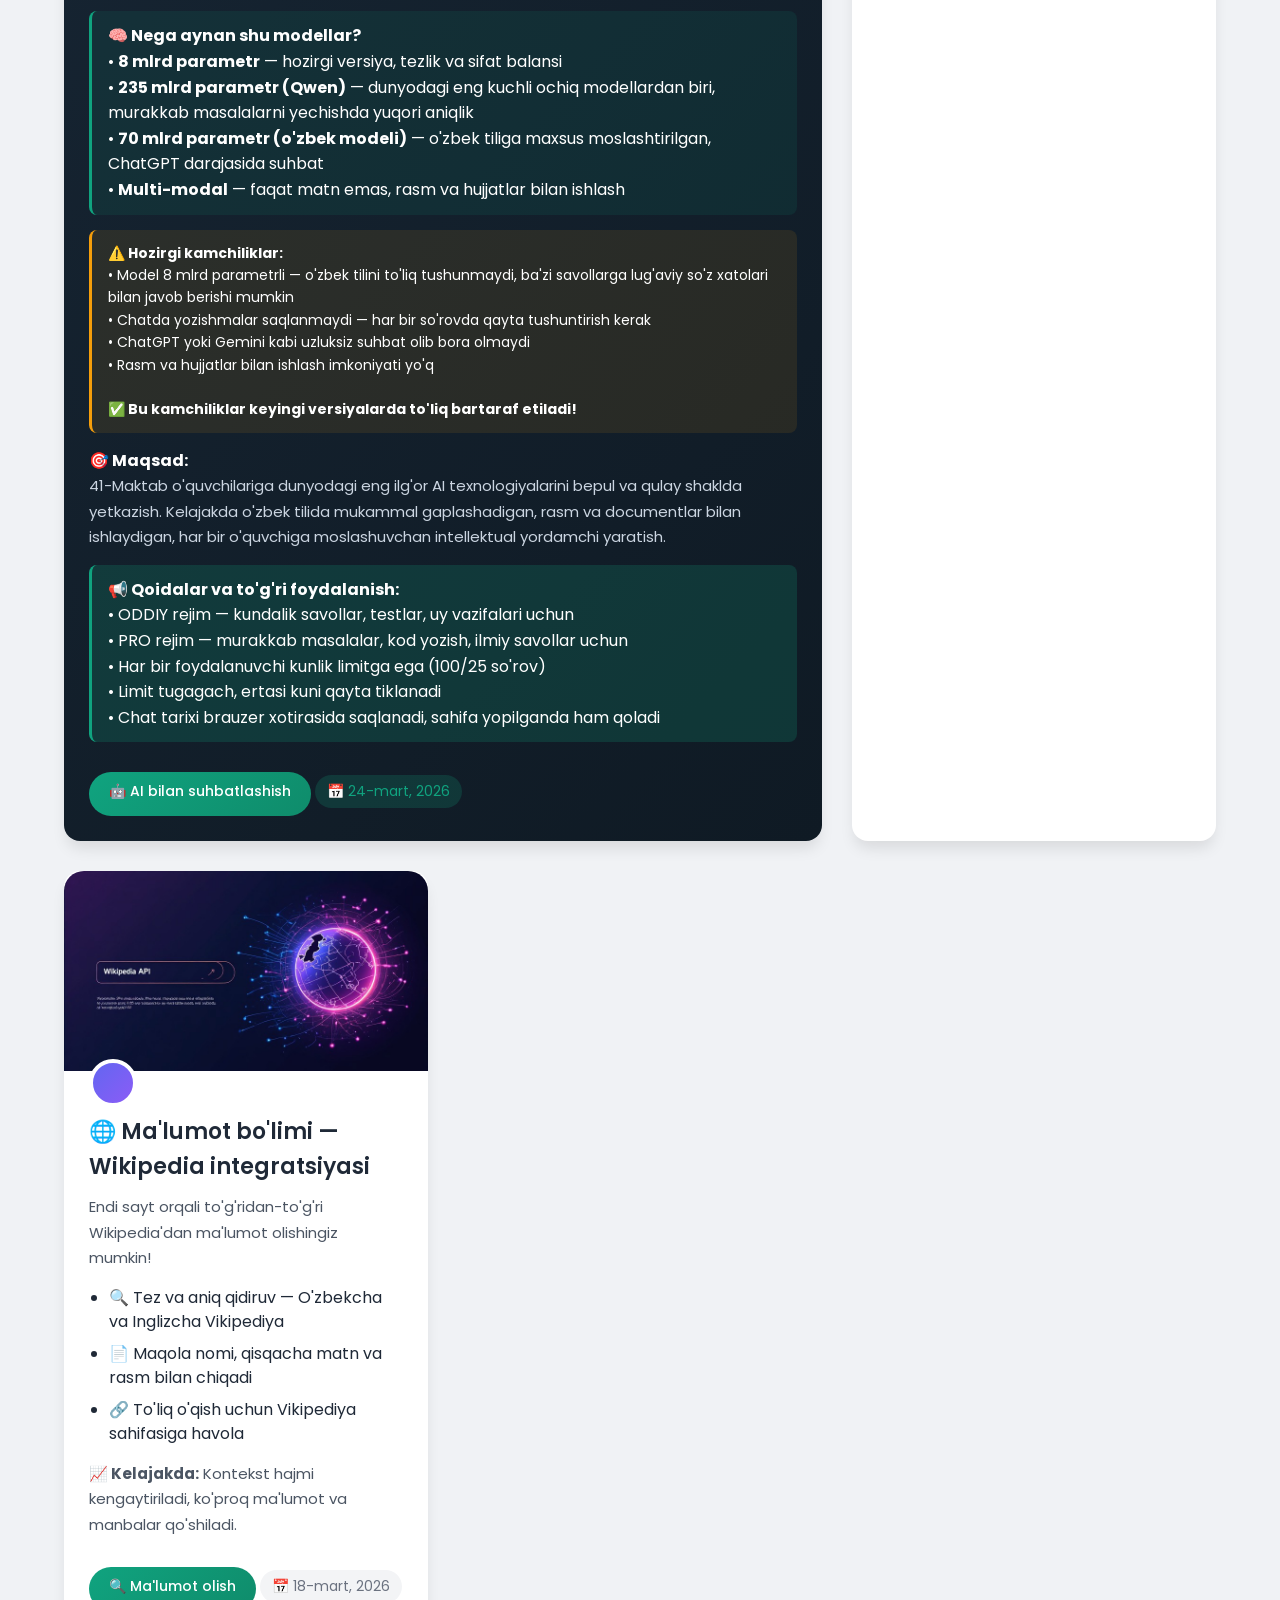
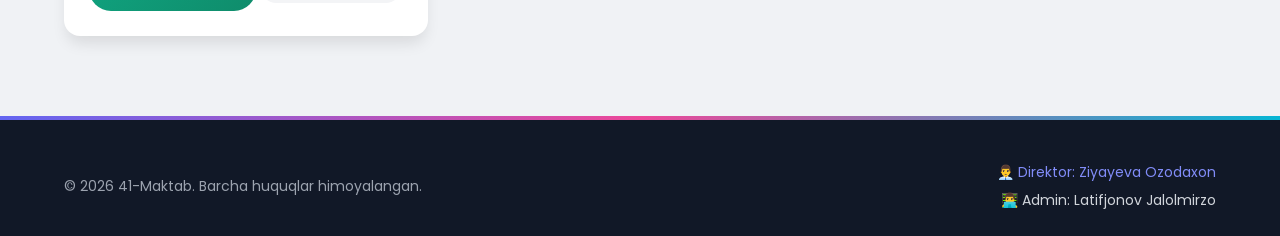
<file: yangiliklar.html>
<!DOCTYPE html>
<html lang="uz">
<head>
  <meta charset="UTF-8">
  <meta name="viewport" content="width=device-width, initial-scale=1.0">
  <title>Yangiliklar | 41-Maktab</title>
  <link rel="stylesheet" href="css/style.css">
  <link rel="icon" type="image/png" href="images/logo.png">
  <link href="https://fonts.googleapis.com/css2?family=Poppins:wght@300;400;500;600;700&display=swap" rel="stylesheet">
  <style>
    .news-card.large {
      grid-column: span 2;
      background: linear-gradient(135deg, #1a2a3a, #0f1a24);
      color: white;
    }

    .news-card.large .news-body h3 {
      color: #10a37f;
      font-size: 28px;
    }

    .news-card.large .news-body p {
      color: #cbd5e1;
    }

    .news-card.large .news-body time {
      background: rgba(16, 163, 127, 0.2);
      color: #10a37f;
    }

    .read-more-btn {
      display: inline-block;
      margin-top: 15px;
      padding: 8px 20px;
      background: linear-gradient(135deg, #10a37f, #0f8c6b);
      color: white;
      border-radius: 30px;
      text-decoration: none;
      font-size: 14px;
      font-weight: 500;
      transition: all 0.3s ease;
    }

    .read-more-btn:hover {
      transform: translateY(-2px);
      box-shadow: 0 5px 15px rgba(16, 163, 127, 0.3);
    }

    .feature-list {
      margin: 15px 0;
      padding-left: 20px;
    }

    .feature-list li {
      margin-bottom: 8px;
      line-height: 1.5;
    }

    .version-badge {
      display: inline-block;
      background: linear-gradient(135deg, #10a37f, #0f8c6b);
      padding: 4px 12px;
      border-radius: 20px;
      font-size: 12px;
      font-weight: 600;
      margin-bottom: 12px;
    }

    .future-plan {
      background: rgba(16, 163, 127, 0.1);
      border-left: 3px solid #10a37f;
      padding: 12px 16px;
      margin: 15px 0;
      border-radius: 8px;
    }

    .warning-note {
      background: rgba(245, 158, 11, 0.1);
      border-left: 3px solid #f59e0b;
      padding: 12px 16px;
      margin: 15px 0;
      border-radius: 8px;
      font-size: 14px;
    }

    /* RASM STILLARI - TO'LIQ KO'RINISH */
    .news-card img {
      width: 100%;
      height: 200px;
      object-fit: cover;
      border-radius: 20px 20px 0 0;
      transition: transform 0.3s ease;
      background: linear-gradient(135deg, #1e2a3a, #0f1a24);
    }

    .news-card.large img {
      height: 280px;
    }

    .news-card:hover img {
      transform: scale(1.02);
    }

    /* Rasm yuklanmasa placeholder */
    .news-card img[src=""] {
      display: flex;
      align-items: center;
      justify-content: center;
      position: relative;
    }

    body.dark .news-card.large {
      background: linear-gradient(135deg, #1e2a3a, #0a121c);
    }

    @media (max-width: 768px) {
      .news-card.large {
        grid-column: span 1;
      }
      .news-card.large .news-body h3 {
        font-size: 22px;
      }
      .news-card img {
        height: 160px;
      }
      .news-card.large img {
        height: 200px;
      }
    }
  </style>
</head>
<body>

  <!-- HEADER -->
  <header class="header" id="header">
    <div class="container header-inner">
      <div class="logo">
        <img src="images/logo.png" alt="41-maktab logotipi" width="50" height="50">
        <div class="brand">
          <h1>41-Maktab</h1>
          <p>Bilim – kelajak kaliti</p>
        </div>
      </div>
      <nav class="nav" id="mainNav">
        <ul>
          <li><a href="index.html">Asosiy</a></li>
          <li><a href="yangiliklar.html" class="active">Yangiliklar</a></li>
          <li><a href="loyihalar.html">Loyihalar</a></li>
          <li><a href="testlar.html">Testlar</a></li>
          <li><a href="kutubxona.html">Kutubxona</a></li>
          <li><a href="ai.html">AI</a></li>
          <li><a href="aloqa.html">Aloqa</a></li>
        </ul>
      </nav>
      <div class="nav-tools">
        <button id="dark-mode-toggle" class="dark-btn">🌙</button>
      </div>
      <button class="mobile-menu-btn" id="mobileMenuBtn" aria-label="Menyu">
        <span></span><span></span><span></span>
      </button>
    </div>
  </header>
  <div class="nav-overlay" id="navOverlay"></div>

  <!-- PAGE TITLE -->
  <section class="page-title news-title">
    <div class="container">
      <h1>📢 Yangiliklar</h1>
      <p>41-maktabdagi so'nggi yangiliklar, tadbirlar va e'lonlar</p>
    </div>
    <div class="floating-element"></div>
  </section>

  <!-- NEWS SECTION -->
  <section class="news">
    <div class="container news-grid">

      <article class="news-card large">
        <img src="images/ai-news.jpg" alt="Jalolmirzo AI" onerror="this.src='data:image/svg+xml,%3Csvg xmlns=\'http://www.w3.org/2000/svg\' viewBox=\'0 0 24 24\' fill=\'%2310a37f\'%3E%3Cpath d=\'M12 2C6.48 2 2 6.48 2 12s4.48 10 10 10 10-4.48 10-10S17.52 2 12 2zm-2 15h-2v-2h2v2zm0-4h-2V7h2v6z\'/%3E%3C/svg%3E'">
        <div class="news-body">
          <div class="version-badge">🚀 Yangi loyiha</div>
          <h3>🤖 Jalolmirzo AI — Maktabning intellektual yordamchisi</h3>
          <p>41-Maktab o'quvchilari uchun maxsus ishlab chiqilayotgan sun'iy intellekt tizimi ishga tushdi!</p>

          <h4>✨ Hozirgi imkoniyatlar:</h4>
          <ul class="feature-list">
            <li>🔵 <strong>ODDIY rejim</strong> — 100 so'rov/kun, tezkor javob</li>
            <li>🟣 <strong>PRO rejim</strong> — 25 so'rov/kun, kuchliroq model</li>
            <li>💻 Kod so'ralganda chiroyli formatda ko'rsatish va copy tugmasi</li>
            <li>⚡ 512 MB kesh tizimi — tez javoblar</li>
            <li>📋 Chat tarixi saqlanadi, yangi suhbat boshlash imkoni</li>
          </ul>

          <h4>🔮 Yaratilish tarixi:</h4>
          <p>Jalolmirzo AI — 41-Maktab admini <strong>Latifjonov Jalolmirzo</strong> tomonidan 2025-yilda yaratilgan. Dastlab oddiy API ulagich sifatida boshlangan loyiha, doimiy rivojlanish natijasida hozirda 2 xil rejim, kesh tizimi va 13 xil API kalit bilan ishlaydigan kuchli tizimga aylandi. Maqsad — maktab o'quvchilariga eng tez va sifatli AI xizmatini bepul taqdim etish.</p>

          <h4>📈 Kelajakda yaratiladigan modellar va imkoniyatlar:</h4>
          <ul class="feature-list">
            <li>🎯 <strong>v1.5 (hozirgi)</strong> — 8 mlrd parametrli Llama 3.1 modeli, tezkor javob</li>
            <li>🎯 <strong>v2.0</strong> — <strong>Qwen-3-235B-A22B-Instruct-2507</strong> (235 mlrd parametr) modeli qo'shiladi. PRO rejimda limitlar qisqaradi, ammo javob sifati keskin oshadi</li>
            <li>🎯 <strong>v3.0</strong> — 70 mlrd parametrli <strong>o'zbek tilidagi maxsus model</strong> yaratiladi. Bu model o'zbek tilini mukammal tushunadi, ChatGPT va Gemini kabi uzluksiz suhbat olib boradi</li>
            <li>🎯 <strong>v4.0</strong> — <strong>Multi-modal</strong> imkoniyat: rasm, document (PDF, Word), ovoz bilan ishlash. Rasmdagi matnni o'qish, hujjatlarni tahlil qilish</li>
            <li>📊 <strong>Account tizimi</strong> — shaxsiy kabinet, limitlarni oshirish, reyting jadvali</li>
            <li>🔗 <strong>Telegram bot integratsiyasi</strong> — AI bilan Telegram orqali ham suhbatlashish imkoniyati</li>
          </ul>

          <div class="future-plan">
            <strong>🧠 Nega aynan shu modellar?</strong><br>
            • <strong>8 mlrd parametr</strong> — hozirgi versiya, tezlik va sifat balansi<br>
            • <strong>235 mlrd parametr (Qwen)</strong> — dunyodagi eng kuchli ochiq modellardan biri, murakkab masalalarni yechishda yuqori aniqlik<br>
            • <strong>70 mlrd parametr (o'zbek modeli)</strong> — o'zbek tiliga maxsus moslashtirilgan, ChatGPT darajasida suhbat<br>
            • <strong>Multi-modal</strong> — faqat matn emas, rasm va hujjatlar bilan ishlash
          </div>

          <div class="warning-note">
            <strong>⚠️ Hozirgi kamchiliklar:</strong><br>
            • Model 8 mlrd parametrli — o'zbek tilini to'liq tushunmaydi, ba'zi savollarga lug'aviy so'z xatolari bilan javob berishi mumkin<br>
            • Chatda yozishmalar saqlanmaydi — har bir so'rovda qayta tushuntirish kerak<br>
            • ChatGPT yoki Gemini kabi uzluksiz suhbat olib bora olmaydi<br>
            • Rasm va hujjatlar bilan ishlash imkoniyati yo'q<br><br>
            <strong>✅ Bu kamchiliklar keyingi versiyalarda to'liq bartaraf etiladi!</strong>
          </div>

          <h4>🎯 Maqsad:</h4>
          <p>41-Maktab o'quvchilariga dunyodagi eng ilg'or AI texnologiyalarini bepul va qulay shaklda yetkazish. Kelajakda o'zbek tilida mukammal gaplashadigan, rasm va documentlar bilan ishlaydigan, har bir o'quvchiga moslashuvchan intellektual yordamchi yaratish.</p>

          <div class="future-plan" style="background: rgba(16, 163, 127, 0.2);">
            <strong>📢 Qoidalar va to'g'ri foydalanish:</strong><br>
            • ODDIY rejim — kundalik savollar, testlar, uy vazifalari uchun<br>
            • PRO rejim — murakkab masalalar, kod yozish, ilmiy savollar uchun<br>
            • Har bir foydalanuvchi kunlik limitga ega (100/25 so'rov)<br>
            • Limit tugagach, ertasi kuni qayta tiklanadi<br>
            • Chat tarixi brauzer xotirasida saqlanadi, sahifa yopilganda ham qoladi
          </div>

          <a href="ai.html" class="read-more-btn">🤖 AI bilan suhbatlashish</a>
          <time datetime="2026-03-24">📅 24-mart, 2026</time>
        </div>
      </article>

      <!-- Yangilik 2: Kutubxona bo'limi -->
      <article class="news-card">
        <img src="images/library-news.jpg" alt="Kutubxona bo'limi" onerror="this.src='data:image/svg+xml,%3Csvg xmlns=\'http://www.w3.org/2000/svg\' viewBox=\'0 0 24 24\' fill=\'%2310a37f\'%3E%3Cpath d=\'M4 6h16v2H4V6zm2-4h12v2H6V2zm16 8H2v12h20V10zm-2 10H4v-8h16v8z\'/%3E%3C/svg%3E'">
        <div class="news-body">
          <h3>📚 Kutubxona bo'limi ishga tushdi</h3>
          <p>Maktab saytida kitoblar olamiga sayohat! Endi Google Books orqali millionlab kitoblarni qidirishingiz mumkin.</p>
          <ul class="feature-list">
            <li>🔍 Google Books API — istalgan kitobni qidirish</li>
            <li>📖 100+ o'zbek kitobi ro'yxati (tez orada to'liq yuklab olish imkoniyati)</li>
            <li>📂 Kitobni o'qish yoki yuklab olish</li>
          </ul>
          <p><strong>⚠️ Eslatma:</strong> Hozircha Google Books'da o'zbek kitoblari kam. 100+ o'zbek kitobini yuklab olish va o'qish uchun tayyor holatga keltirish ishlari olib borilmoqda.</p>
          <a href="kutubxona.html" class="read-more-btn">📖 Kutubxonaga o'tish</a>
          <time datetime="2026-03-20">📅 20-mart, 2026</time>
        </div>
      </article>

      <!-- Yangilik 3: Ma'lumot (Wikipedia) bo'limi -->
      <article class="news-card">
        <img src="images/wiki-news.jpg" alt="Wikipedia ma'lumot" onerror="this.src='data:image/svg+xml,%3Csvg xmlns=\'http://www.w3.org/2000/svg\' viewBox=\'0 0 24 24\' fill=\'%2310a37f\'%3E%3Cpath d=\'M12 2C6.48 2 2 6.48 2 12s4.48 10 10 10 10-4.48 10-10S17.52 2 12 2zm1 15h-2v-2h2v2zm0-4h-2V7h2v6z\'/%3E%3C/svg%3E'">
        <div class="news-body">
          <h3>🌐 Ma'lumot bo'limi — Wikipedia integratsiyasi</h3>
          <p>Endi sayt orqali to'g'ridan-to'g'ri Wikipedia'dan ma'lumot olishingiz mumkin!</p>
          <ul class="feature-list">
            <li>🔍 Tez va aniq qidiruv — O'zbekcha va Inglizcha Vikipediya</li>
            <li>📄 Maqola nomi, qisqacha matn va rasm bilan chiqadi</li>
            <li>🔗 To'liq o'qish uchun Vikipediya sahifasiga havola</li>
          </ul>
          <p><strong>📈 Kelajakda:</strong> Kontekst hajmi kengaytiriladi, ko'proq ma'lumot va manbalar qo'shiladi.</p>
          <a href="ai.html" class="read-more-btn">🔍 Ma'lumot olish</a>
          <time datetime="2026-03-18">📅 18-mart, 2026</time>
        </div>
      </article>

    </div>
  </section>

  <!-- FOOTER -->
  <footer class="footer">
    <div class="container footer-inner">
      <p>© 2026 41-Maktab. Barcha huquqlar himoyalangan.</p>
      <address>
        <p>👨‍💼 Direktor: Ziyayeva Ozodaxon</p>
        <p>👨‍💻 Admin: Latifjonov Jalolmirzo</p>
      </address>
    </div>
  </footer>

  <script src="js/main.js"></script>
</body>
</html>
</file>
<file: css/style.css>
/* ============================================
   41-MAKTAB - TO'LIQ STIL FAYLI
   Zamonaviy va rangli dizayn
   ============================================ */

/* ===== ROOT O'ZGARUVCHILAR ===== */
:root {
  /* Asosiy ranglar - Binafsha va pushti palitrasi */
  --primary: #6366f1;        /* Binafsha-ko'k */
  --primary-dark: #4f46e5;    /* To'q binafsha */
  --primary-light: #818cf8;   /* Och binafsha */
  --secondary: #ec4899;       /* Pushti */
  --secondary-dark: #db2777;  /* To'q pushti */
  --secondary-light: #f472b6; /* Och pushti */
  --accent: #06b6d4;          /* Moviy */
  --accent-dark: #0891b2;     /* To'q moviy */
  
  /* Qo'shimcha ranglar */
  --success: #10b981;         /* Yashil */
  --warning: #f59e0b;         /* Sariq */
  --danger: #ef4444;          /* Qizil */
  --info: #3b82f6;            /* Ko'k */
  
  /* Neytral ranglar */
  --white: #ffffff;
  --gray-50: #f9fafb;
  --gray-100: #f3f4f6;
  --gray-200: #e5e7eb;
  --gray-300: #d1d5db;
  --gray-400: #9ca3af;
  --gray-500: #6b7280;
  --gray-600: #4b5563;
  --gray-700: #374151;
  --gray-800: #1f2937;
  --gray-900: #111827;
  
  /* Gradientlar */
  --gradient-primary: linear-gradient(135deg, #6366f1, #8b5cf6);
  --gradient-secondary: linear-gradient(135deg, #ec4899, #f43f5e);
  --gradient-accent: linear-gradient(135deg, #06b6d4, #3b82f6);
  --gradient-warm: linear-gradient(135deg, #f59e0b, #ef4444);
  --gradient-cool: linear-gradient(135deg, #10b981, #06b6d4);
  --gradient-mixed: linear-gradient(135deg, #6366f1, #ec4899, #06b6d4);
  --gradient-hero: linear-gradient(135deg, #667eea 0%, #764ba2 100%);
  --gradient-gold: linear-gradient(135deg, #fbbf24, #f59e0b);
  --radius-sm: 8px;
  --radius-md: 12px;
  --radius-lg: 16px;
  --radius-xl: 24px;
  --radius-full: 9999px;
  --safe-top: env(safe-area-inset-top, 0px);
  --safe-bottom: env(safe-area-inset-bottom, 0px);
  
  /* Fon ranglari */
  --bg-primary: #f0f2f5;
  --bg-secondary: #ffffff;
  --bg-gradient: linear-gradient(135deg, #667eea 0%, #764ba2 100%);
  --bg-soft: linear-gradient(135deg, #f5f7fa 0%, #c3cfe2 100%);
  
  /* Matn ranglari */
  --text-primary: #1f2937;
  --text-secondary: #4b5563;
  --text-muted: #6b7280;
  --text-light: #9ca3af;
  --text-white: #ffffff;
  
  /* O'lchamlar */
  --border-radius-sm: 8px;
  --border-radius-md: 12px;
  --border-radius-lg: 16px;
  --border-radius-xl: 24px;
  --border-radius-full: 9999px;
  
  /* Soyalar */
  --shadow-sm: 0 1px 2px 0 rgb(0 0 0 / 0.05);
  --shadow-md: 0 4px 6px -1px rgb(0 0 0 / 0.1);
  --shadow-lg: 0 10px 15px -3px rgb(0 0 0 / 0.1);
  --shadow-xl: 0 20px 25px -5px rgb(0 0 0 / 0.1);
  --shadow-2xl: 0 25px 50px -12px rgb(0 0 0 / 0.25);
  --shadow-colored: 0 10px 30px -5px rgba(99, 102, 241, 0.3);
  
  /* Animatsiyalar */
  --transition-fast: 150ms;
  --transition-base: 300ms;
  --transition-slow: 500ms;
  --transition-bounce: cubic-bezier(0.68, -0.55, 0.265, 1.55);
}

/* ===== UMUMIY STILLAR ===== */
* {
  margin: 0;
  padding: 0;
  box-sizing: border-box;
}

html {
  scroll-behavior: smooth;
}

body {
  font-family: 'Poppins', sans-serif;
  background: var(--bg-primary);
  color: var(--text-primary);
  line-height: 1.6;
  min-height: 100vh;
  position: relative;
}

/* Orqa fon animatsiyasi */
body::before {
  content: '';
  position: fixed;
  top: 0;
  left: 0;
  right: 0;
  bottom: 0;
  background: 
    radial-gradient(circle at 20% 20%, rgba(99, 102, 241, 0.03) 0%, transparent 40%),
    radial-gradient(circle at 80% 70%, rgba(236, 72, 153, 0.03) 0%, transparent 40%),
    radial-gradient(circle at 40% 80%, rgba(6, 182, 212, 0.03) 0%, transparent 40%);
  pointer-events: none;
  z-index: -1;
}

.container {
  width: 90%;
  max-width: 1280px;
  margin: 0 auto;
  position: relative;
}

/* ===== HEADER ===== */
.header {
  background: rgba(255, 255, 255, 0.85);
  backdrop-filter: blur(12px);
  -webkit-backdrop-filter: blur(12px);
  border-bottom: 1px solid rgba(99, 102, 241, 0.1);
  position: sticky;
  top: 0;
  z-index: 1000;
  box-shadow: var(--shadow-md);
}

.header-inner {
  display: flex;
  align-items: center;
  justify-content: space-between;
  padding: 12px 0;
}

/* Logo */
.logo {
  display: flex;
  align-items: center;
  gap: 15px;
}

.logo img {
  width: 55px;
  height: 55px;
  object-fit: cover;
  border-radius: var(--border-radius-lg);
  background: linear-gradient(135deg, var(--primary-light), var(--secondary-light));
  padding: 6px;
  border: 2px solid transparent;
  background-clip: padding-box;
  transition: all var(--transition-base) ease;
  box-shadow: var(--shadow-md);
}

.logo:hover img {
  transform: rotate(5deg) scale(1.05);
  border-color: var(--primary);
}

.brand h1 {
  font-size: 26px;
  font-weight: 700;
  background: var(--gradient-mixed);
  -webkit-background-clip: text;
  -webkit-text-fill-color: transparent;
  line-height: 1.2;
}

.brand p {
  font-size: 12px;
  font-weight: 500;
  color: var(--text-muted);
  text-transform: uppercase;
  letter-spacing: 2px;
}

/* Navigatsiya */
.nav {
  margin-left: auto;
  margin-right: 30px;
}

.nav ul {
  display: flex;
  list-style: none;
  gap: 8px;
}

.nav ul li a {
  text-decoration: none;
  color: var(--text-primary);
  font-weight: 500;
  font-size: 15px;
  padding: 10px 18px;
  border-radius: var(--border-radius-full);
  transition: all var(--transition-base) ease;
  position: relative;
  overflow: hidden;
  z-index: 1;
}

.nav ul li a::before {
  content: '';
  position: absolute;
  top: 50%;
  left: 50%;
  transform: translate(-50%, -50%) scale(0);
  width: 100%;
  height: 100%;
  background: var(--gradient-primary);
  border-radius: var(--border-radius-full);
  z-index: -1;
  transition: transform var(--transition-base) var(--transition-bounce);
}

.nav ul li a:hover::before,
.nav ul li a.active::before {
  transform: translate(-50%, -50%) scale(1);
}

.nav ul li a:hover,
.nav ul li a.active {
  color: var(--text-white);
}

/* Nav Tools */
.nav-tools {
  display: flex;
  align-items: center;
  gap: 15px;
}

.search-box {
  display: none; /* Olib tashlandi — foydali emas */
}

.dark-btn {
  background: var(--gradient-primary);
  color: var(--white);
  border: none;
  border-radius: 50%;
  width: 42px;
  height: 42px;
  font-size: 20px;
  cursor: pointer;
  transition: all var(--transition-base) ease;
  display: flex;
  align-items: center;
  justify-content: center;
  box-shadow: var(--shadow-md);
}

.dark-btn:hover {
  transform: scale(1.1) rotate(15deg);
  box-shadow: var(--shadow-colored);
}

/* ===== HERO SECTION ===== */
.hero {
  background: var(--gradient-hero);
  color: var(--white);
  padding: 70px 0 50px;
  position: relative;
  overflow: hidden;
}

/* Hero orqa fon shakllari */
.hero-bg-shapes {
  position: absolute;
  top: 0; left: 0; right: 0; bottom: 0;
  overflow: hidden;
  z-index: 0;
}

.shape {
  position: absolute;
  border-radius: 50%;
  background: rgba(255, 255, 255, 0.08);
  animation: float 20s ease-in-out infinite;
}

.shape-1 { width: 400px; height: 400px; top: -100px; right: -50px; }
.shape-2 { width: 300px; height: 300px; bottom: -80px; left: -60px; animation-delay: -7s; animation-duration: 25s; }
.shape-3 { width: 200px; height: 200px; top: 50%; left: 50%; transform: translate(-50%, -50%); animation-delay: -14s; animation-duration: 18s; }

@keyframes float {
  0%, 100% { transform: translate(0, 0) rotate(0deg); }
  25% { transform: translate(30px, -20px) rotate(5deg); }
  50% { transform: translate(-20px, -40px) rotate(-5deg); }
  75% { transform: translate(-30px, 10px) rotate(3deg); }
}

.hero-content {
  display: flex;
  align-items: center;
  justify-content: space-between;
  gap: 50px;
  position: relative;
  z-index: 1;
}

.hero-text {
  flex: 1;
}

.hero-text .hero-location {
  display: inline-block;
  background: rgba(255,255,255,0.2);
  backdrop-filter: blur(5px);
  padding: 8px 16px;
  border-radius: var(--border-radius-full);
  font-size: 14px;
  margin-bottom: 20px;
  border: 1px solid rgba(255,255,255,0.3);
}

.hero-text h1 {
  font-size: 48px;
  font-weight: 700;
  line-height: 1.2;
  margin-bottom: 20px;
  animation: slideInLeft 1s ease;
}

.hero-text p {
  font-size: 18px;
  opacity: 0.95;
  margin-bottom: 30px;
  animation: slideInLeft 1s ease 0.2s both;
}

@keyframes slideInLeft {
  from {
    opacity: 0;
    transform: translateX(-30px);
  }
  to {
    opacity: 1;
    transform: translateX(0);
  }
}

.hero-img {
  flex: 1;
  display: flex;
  justify-content: center;
  animation: float 6s ease-in-out infinite;
}

.hero-img img {
  max-width: 100%;
  width: 280px;
  height: auto;
  border-radius: 30% 70% 70% 30% / 30% 30% 70% 70%;
  box-shadow: var(--shadow-2xl);
  border: 4px solid rgba(255,255,255,0.3);
}

/* ===== BUTTONS ===== */
.btn {
  display: inline-block;
  padding: 12px 28px;
  border-radius: var(--border-radius-full);
  font-weight: 600;
  font-size: 15px;
  text-decoration: none;
  transition: all var(--transition-base) var(--transition-bounce);
  border: none;
  cursor: pointer;
  position: relative;
  overflow: hidden;
  z-index: 1;
}

.btn::before {
  content: '';
  position: absolute;
  top: 50%;
  left: 50%;
  transform: translate(-50%, -50%) scale(0);
  width: 100%;
  height: 100%;
  background: rgba(255,255,255,0.2);
  border-radius: inherit;
  z-index: -1;
  transition: transform var(--transition-base) var(--transition-bounce);
}

.btn:hover::before {
  transform: translate(-50%, -50%) scale(1);
}

.btn-primary {
  background: var(--gradient-primary);
  color: var(--white);
  box-shadow: 0 8px 20px -8px var(--primary);
}

.btn-secondary {
  background: var(--gradient-secondary);
  color: var(--white);
  box-shadow: 0 8px 20px -8px var(--secondary);
}

.btn-accent {
  background: var(--gradient-accent);
  color: var(--white);
  box-shadow: 0 8px 20px -8px var(--accent);
}

.btn-outline {
  background: transparent;
  color: var(--primary);
  border: 2px solid var(--primary);
}

.btn-outline:hover {
  background: var(--gradient-primary);
  color: var(--white);
  border-color: transparent;
}

.btn:hover {
  transform: translateY(-2px);
  box-shadow: var(--shadow-xl);
}

/* ===== ABOUT SECTION ===== */
.about {
  padding: 80px 0;
  text-align: center;
  background: var(--white);
  position: relative;
}

.about h2 {
  font-size: 36px;
  font-weight: 700;
  margin-bottom: 20px;
  background: var(--gradient-primary);
  -webkit-background-clip: text;
  -webkit-text-fill-color: transparent;
}

.about p {
  max-width: 800px;
  margin: 0 auto;
  font-size: 18px;
  color: var(--text-secondary);
  line-height: 1.8;
}

.about strong {
  color: var(--primary);
}

/* ============================================
   PAGE TITLE - BARCHA SAHIFALAR UCHUN
   ============================================ */

/* Asosiy stillar */
.page-title {
  padding: 80px 0 60px;
  text-align: center;
  position: relative;
  overflow: hidden;
  color: white;
}

.page-title .container {
  position: relative;
  z-index: 10;
}

.page-title h1 {
  font-size: 48px;
  font-weight: 800;
  margin-bottom: 15px;
  text-shadow: 0 4px 15px rgba(0, 0, 0, 0.3);
  animation: titleSlideDown 0.8s ease;
}

.page-title p {
  font-size: 20px;
  max-width: 600px;
  margin: 0 auto;
  line-height: 1.6;
  opacity: 0.95;
  text-shadow: 0 2px 8px rgba(0, 0, 0, 0.2);
  animation: titleSlideUp 0.8s ease 0.2s both;
}

/* Animatsiyalar */
@keyframes titleSlideDown {
  from {
    opacity: 0;
    transform: translateY(-30px);
  }
  to {
    opacity: 1;
    transform: translateY(0);
  }
}

@keyframes titleSlideUp {
  from {
    opacity: 0;
    transform: translateY(30px);
  }
  to {
    opacity: 1;
    transform: translateY(0);
  }
}

/* SAHIFALARGA MOS RANGLAR */

/* Yangiliklar sahifasi */
.page-title.news-title {
  background: linear-gradient(135deg, #2563eb, #7c3aed, #db2777);
}

/* Loyihalar sahifasi */
.page-title.projects-title {
  background: linear-gradient(135deg, #059669, #10b981, #34d399);
}

/* Testlar sahifasi */
.page-title.test-title {
  background: linear-gradient(135deg, #d97706, #f59e0b, #fbbf24);
}

/* Aloqa sahifasi */
.page-title.contact-title {
  background: linear-gradient(135deg, #7c3aed, #8b5cf6, #a78bfa);
}

/* ORQA FON EFFEKTLARI (barcha sahifalar uchun bir xil) */

/* Geometrik shakllar */
.page-title::before {
  content: '';
  position: absolute;
  top: -50%;
  left: -10%;
  width: 300px;
  height: 300px;
  background: radial-gradient(circle, rgba(255,255,255,0.15) 0%, transparent 70%);
  border-radius: 50%;
  animation: float 20s ease-in-out infinite;
  z-index: 1;
}

.page-title::after {
  content: '';
  position: absolute;
  bottom: -50%;
  right: -10%;
  width: 350px;
  height: 350px;
  background: radial-gradient(circle, rgba(255,255,255,0.15) 0%, transparent 70%);
  border-radius: 50%;
  animation: floatReverse 25s ease-in-out infinite;
  z-index: 1;
}

/* Floating element */
.page-title .floating-element {
  position: absolute;
  top: 20%;
  left: 5%;
  width: 200px;
  height: 200px;
  background: radial-gradient(circle, rgba(255,255,255,0.1) 0%, transparent 70%);
  border-radius: 50%;
  animation: float 15s ease-in-out infinite reverse;
  z-index: 1;
}

/* Chiziqli naqsh */
.page-title .pattern {
  position: absolute;
  top: 0;
  left: 0;
  right: 0;
  bottom: 0;
  background-image: url('data:image/svg+xml;utf8,<svg xmlns="http://www.w3.org/2000/svg" width="100" height="100" viewBox="0 0 100 100"><path d="M10,50 Q30,30 50,50 T90,50" stroke="rgba(255,255,255,0.05)" fill="none" stroke-width="2"/></svg>');
  background-size: 50px 50px;
  animation: movePattern 30s linear infinite;
  z-index: 1;
}

@keyframes float {
  0%, 100% {
    transform: translate(0, 0) rotate(0deg);
  }
  50% {
    transform: translate(30px, -30px) rotate(10deg);
  }
}

@keyframes floatReverse {
  0%, 100% {
    transform: translate(0, 0) rotate(0deg);
  }
  50% {
    transform: translate(-30px, 30px) rotate(-10deg);
  }
}

@keyframes movePattern {
  from {
    background-position: 0 0;
  }
  to {
    background-position: 100px 100px;
  }
}

/* MOBIL VERSIYA */
@media (max-width: 768px) {
  .page-title {
    padding: 60px 0 40px;
  }
  
  .page-title h1 {
    font-size: 36px;
  }
  
  .page-title p {
    font-size: 18px;
    padding: 0 20px;
  }
  
  .page-title::before,
  .page-title::after,
  .page-title .floating-element {
    width: 200px;
    height: 200px;
  }
}

@media (max-width: 480px) {
  .page-title {
    padding: 50px 0 30px;
  }
  
  .page-title h1 {
    font-size: 28px;
  }
  
  .page-title p {
    font-size: 16px;
  }
  
  .page-title::before,
  .page-title::after,
  .page-title .floating-element {
    width: 150px;
    height: 150px;
  }
}

/* DARK MODE */
body.dark .page-title::before,
body.dark .page-title::after,
body.dark .page-title .floating-element {
  opacity: 0.2;
}

/* ===== NEWS SECTION ===== */
.news {
  padding: 80px 0;
  background: var(--bg-primary);
}

.news-grid {
  display: grid;
  grid-template-columns: repeat(auto-fit, minmax(340px, 1fr));
  gap: 30px;
}

.news-card {
  background: var(--white);
  border-radius: var(--border-radius-xl);
  overflow: hidden;
  box-shadow: var(--shadow-lg);
  transition: all var(--transition-base) var(--transition-bounce);
  position: relative;
}

.news-card:hover {
  transform: translateY(-10px) scale(1.02);
  box-shadow: var(--shadow-2xl), 0 0 0 2px var(--primary-light);
}

.news-card img {
  width: 100%;
  height: 220px;
  object-fit: cover;
  transition: transform var(--transition-slow) ease;
}

.news-card:hover img {
  transform: scale(1.1);
}

.news-body {
  padding: 25px;
  position: relative;
}

.news-body::before {
  content: '';
  position: absolute;
  top: -20px;
  left: 25px;
  width: 40px;
  height: 40px;
  background: var(--gradient-primary);
  border-radius: 50%;
  border: 4px solid var(--white);
}

.news-body h3 {
  color: var(--text-primary);
  font-size: 22px;
  font-weight: 600;
  margin-bottom: 10px;
  padding-top: 10px;
}

.news-body p {
  color: var(--text-secondary);
  font-size: 15px;
  line-height: 1.7;
  margin-bottom: 15px;
}

.news-body time {
  display: inline-block;
  font-size: 14px;
  color: var(--text-muted);
  background: var(--gray-100);
  padding: 5px 12px;
  border-radius: var(--border-radius-full);
}

/* ===== PROJECTS SECTION ===== */
.projects {
  padding: 80px 0;
  background: linear-gradient(135deg, #f6f9fc 0%, #edf2f9 100%);
  position: relative;
  overflow: hidden;
}

.projects-grid {
  display: grid;
  grid-template-columns: repeat(auto-fit, minmax(340px, 1fr));
  gap: 30px;
}

.project-card {
  background: var(--white);
  border-radius: var(--border-radius-xl);
  overflow: hidden;
  box-shadow: var(--shadow-lg);
  transition: all var(--transition-base) var(--transition-bounce);
  position: relative;
  display: flex;
  flex-direction: column;
  height: 100%;
}

.project-card::before {
  content: '';
  position: absolute;
  top: 0;
  left: 0;
  right: 0;
  height: 4px;
  background: var(--gradient-mixed);
  background-size: 200% 100%;
  animation: gradientMove 3s ease infinite;
  z-index: 1;
}

@keyframes gradientMove {
  0% { background-position: 0% 50%; }
  50% { background-position: 100% 50%; }
  100% { background-position: 0% 50%; }
}

.project-card:hover {
  transform: translateY(-12px) scale(1.02);
  box-shadow: var(--shadow-2xl), 0 0 0 3px rgba(99, 102, 241, 0.1);
}

.project-card img {
  width: 100%;
  height: 220px;
  object-fit: cover;
  transition: transform var(--transition-slow) ease;
}

.project-card:hover img {
  transform: scale(1.08);
}

.project-body {
  padding: 25px;
  text-align: center;
  flex: 1;
  display: flex;
  flex-direction: column;
  position: relative;
}

.project-body h3 {
  color: var(--text-primary);
  font-size: 24px;
  font-weight: 700;
  margin-bottom: 12px;
  position: relative;
  display: inline-block;
  padding-bottom: 8px;
}

.project-body h3::after {
  content: '';
  position: absolute;
  bottom: 0;
  left: 50%;
  transform: translateX(-50%);
  width: 0;
  height: 3px;
  background: var(--gradient-primary);
  transition: width var(--transition-base) ease;
  border-radius: var(--border-radius-full);
}

.project-card:hover h3::after {
  width: 60px;
}

.project-body p {
  color: var(--text-secondary);
  font-size: 15px;
  line-height: 1.7;
  margin-bottom: 20px;
  flex: 1;
}

.project-body .btn {
  align-self: center;
  background: var(--gradient-primary);
  color: var(--white);
  padding: 10px 24px;
  font-size: 14px;
}

/* ============================================
   TEST BO'LIMI STILLARI
   ============================================ */

.test-section {
  padding: 60px 0 100px;
  background: linear-gradient(135deg, #f8fafc 0%, #f1f5f9 100%);
  min-height: 80vh;
  position: relative;
  overflow: hidden;
}

.test-section::before {
  content: '';
  position: absolute;
  top: -100px;
  right: -100px;
  width: 400px;
  height: 400px;
  background: radial-gradient(circle, rgba(37, 99, 235, 0.03) 0%, transparent 70%);
  border-radius: 50%;
  z-index: 0;
}

.test-section::after {
  content: '';
  position: absolute;
  bottom: -100px;
  left: -100px;
  width: 350px;
  height: 350px;
  background: radial-gradient(circle, rgba(124, 58, 237, 0.03) 0%, transparent 70%);
  border-radius: 50%;
  z-index: 0;
}

/* Section Header */
.test-section .section-header {
  text-align: center;
  margin-bottom: 50px;
  position: relative;
  z-index: 1;
}

.test-section .section-title {
  font-size: 42px;
  font-weight: 700;
  background: linear-gradient(135deg, #2563eb, #7c3aed, #db2777);
  -webkit-background-clip: text;
  -webkit-text-fill-color: transparent;
  margin-bottom: 15px;
  position: relative;
  display: inline-block;
}

.test-section .section-title::after {
  content: '';
  position: absolute;
  bottom: -10px;
  left: 50%;
  transform: translateX(-50%);
  width: 80px;
  height: 4px;
  background: linear-gradient(90deg, #2563eb, #7c3aed, #db2777);
  border-radius: 2px;
}

.test-section .section-description {
  font-size: 18px;
  color: #4b5563;
  max-width: 600px;
  margin: 20px auto 0;
}

/* Class Selector (dars jadvalidagidek) */
.test-section .class-selector {
  background: rgba(255, 255, 255, 0.9);
  backdrop-filter: blur(10px);
  border: 1px solid rgba(37, 99, 235, 0.1);
  border-radius: 20px;
  padding: 30px;
  margin-bottom: 40px;
  box-shadow: 0 20px 40px -15px rgba(37, 99, 235, 0.2);
  position: relative;
  z-index: 1;
}

.test-section .selector-label {
  display: flex;
  align-items: center;
  gap: 12px;
  margin-bottom: 25px;
  font-size: 20px;
  font-weight: 600;
  color: #1e293b;
}

.test-section .label-icon {
  font-size: 28px;
  background: linear-gradient(135deg, #2563eb, #7c3aed);
  width: 48px;
  height: 48px;
  display: flex;
  align-items: center;
  justify-content: center;
  border-radius: 50%;
  color: white;
  box-shadow: 0 10px 20px -5px rgba(37, 99, 235, 0.3);
}

.test-section .class-buttons {
  display: flex;
  flex-wrap: wrap;
  gap: 15px;
  justify-content: center;
}

.test-section .class-btn {
  background: white;
  border: 2px solid #e2e8f0;
  border-radius: 40px;
  padding: 14px 28px;
  font-size: 17px;
  font-weight: 600;
  color: #1e293b;
  cursor: pointer;
  transition: all 0.3s cubic-bezier(0.4, 0, 0.2, 1);
  min-width: 100px;
  position: relative;
  overflow: hidden;
  z-index: 1;
}

.test-section .class-btn::before {
  content: '';
  position: absolute;
  top: 0;
  left: 0;
  right: 0;
  bottom: 0;
  background: linear-gradient(135deg, #2563eb, #7c3aed, #db2777);
  opacity: 0;
  z-index: -1;
  transition: opacity 0.3s ease;
}

.test-section .class-btn:hover {
  transform: translateY(-3px);
  border-color: transparent;
  color: white;
  box-shadow: 0 15px 25px -8px rgba(37, 99, 235, 0.4);
}

.test-section .class-btn:hover::before {
  opacity: 1;
}

.test-section .class-btn.active {
  background: linear-gradient(135deg, #2563eb, #7c3aed);
  border-color: transparent;
  color: white;
  box-shadow: 0 15px 25px -8px rgba(37, 99, 235, 0.4);
}

/* Subjects Grid */
.subjects-grid {
  display: grid;
  grid-template-columns: repeat(auto-fit, minmax(280px, 1fr));
  gap: 25px;
  margin-top: 30px;
  position: relative;
  z-index: 1;
}

.subject-card {
  background: white;
  border-radius: 20px;
  padding: 30px 20px;
  text-align: center;
  cursor: pointer;
  transition: all 0.3s cubic-bezier(0.4, 0, 0.2, 1);
  border: 2px solid transparent;
  position: relative;
  overflow: hidden;
  box-shadow: 0 10px 25px -8px rgba(0, 0, 0, 0.1);
}

.subject-card::before {
  content: '';
  position: absolute;
  top: 0;
  left: 0;
  right: 0;
  height: 4px;
  background: linear-gradient(90deg, #2563eb, #7c3aed, #db2777);
  transform: translateX(-100%);
  transition: transform 0.5s ease;
}

.subject-card:hover::before {
  transform: translateX(0);
}

.subject-card:hover {
  transform: translateY(-8px) scale(1.02);
  border-color: #2563eb;
  box-shadow: 0 20px 30px -10px rgba(37, 99, 235, 0.3);
}

.subject-icon {
  font-size: 48px;
  margin-bottom: 15px;
  display: inline-block;
  background: linear-gradient(135deg, #2563eb, #7c3aed);
  width: 80px;
  height: 80px;
  line-height: 80px;
  text-align: center;
  border-radius: 50%;
  color: white;
  box-shadow: 0 10px 20px -5px rgba(37, 99, 235, 0.3);
}

.subject-card h3 {
  font-size: 24px;
  font-weight: 700;
  color: #1e293b;
  margin-bottom: 10px;
}

.subject-card p {
  color: #4b5563;
  font-size: 15px;
  margin-bottom: 20px;
  line-height: 1.6;
}

.subject-info {
  display: flex;
  justify-content: center;
  gap: 20px;
  margin-top: 15px;
}

.subject-info span {
  background: #f1f5f9;
  padding: 6px 15px;
  border-radius: 30px;
  font-size: 14px;
  color: #2563eb;
  font-weight: 500;
}

/* Large Test Card */
.subject-card.large-test {
  background: linear-gradient(135deg, #2563eb, #7c3aed);
  grid-column: span 2;
}

.subject-card.large-test h3,
.subject-card.large-test p {
  color: white;
}

.subject-card.large-test .subject-icon {
  background: white;
  color: #2563eb;
}

.subject-card.large-test .subject-info span {
  background: rgba(255, 255, 255, 0.2);
  color: white;
}

/* Student Info Form */
.student-info-form {
  max-width: 500px;
  margin: 40px auto;
  position: relative;
  z-index: 1;
  animation: slideUp 0.5s ease;
}

.form-card {
  background: white;
  border-radius: 30px;
  padding: 40px;
  box-shadow: 0 25px 50px -12px rgba(37, 99, 235, 0.25);
  border: 1px solid rgba(37, 99, 235, 0.1);
}

.form-header {
  display: flex;
  align-items: center;
  gap: 15px;
  margin-bottom: 30px;
}

.form-icon {
  font-size: 32px;
  background: linear-gradient(135deg, #2563eb, #7c3aed);
  width: 60px;
  height: 60px;
  display: flex;
  align-items: center;
  justify-content: center;
  border-radius: 50%;
  color: white;
}

.form-header h3 {
  font-size: 28px;
  font-weight: 700;
  background: linear-gradient(135deg, #2563eb, #7c3aed);
  -webkit-background-clip: text;
  -webkit-text-fill-color: transparent;
}

.input-group {
  margin-bottom: 25px;
}

.input-group label {
  display: block;
  margin-bottom: 8px;
  color: #1e293b;
  font-weight: 600;
  font-size: 16px;
}

.input-group input {
  width: 100%;
  padding: 16px 20px;
  border: 2px solid #e2e8f0;
  border-radius: 15px;
  font-size: 16px;
  transition: all 0.3s ease;
  background: #f8fafc;
}

.input-group input:focus {
  outline: none;
  border-color: #2563eb;
  box-shadow: 0 0 0 4px rgba(37, 99, 235, 0.1);
  background: white;
}

.form-actions {
  display: flex;
  gap: 15px;
  margin-top: 35px;
}

.test-section .form-actions .btn {
  padding: 14px 28px;
  border: none;
  border-radius: 40px;
  font-size: 16px;
  font-weight: 600;
  cursor: pointer;
  transition: all 0.3s ease;
  flex: 1;
}

.test-section .form-actions .btn-primary {
  background: linear-gradient(135deg, #2563eb, #7c3aed);
  color: white;
  box-shadow: 0 10px 20px -5px rgba(37, 99, 235, 0.3);
}

.test-section .form-actions .btn-primary:hover {
  transform: translateY(-2px);
  box-shadow: 0 15px 25px -8px rgba(37, 99, 235, 0.4);
}

.test-section .form-actions .btn-secondary {
  background: #f1f5f9;
  color: #1e293b;
  border: 2px solid #e2e8f0;
}

.test-section .form-actions .btn-secondary:hover {
  background: #e2e8f0;
  transform: translateY(-2px);
}

/* Test Container */
.test-container {
  background: white;
  border-radius: 30px;
  padding: 40px;
  box-shadow: 0 25px 50px -12px rgba(37, 99, 235, 0.25);
  margin-top: 30px;
  animation: slideUp 0.5s ease;
  position: relative;
  z-index: 1;
}

.test-header {
  display: flex;
  justify-content: space-between;
  align-items: center;
  margin-bottom: 30px;
  padding-bottom: 20px;
  border-bottom: 2px solid #f1f5f9;
  flex-wrap: wrap;
  gap: 15px;
}

.test-header h2 {
  font-size: 28px;
  font-weight: 700;
  background: linear-gradient(135deg, #2563eb, #7c3aed);
  -webkit-background-clip: text;
  -webkit-text-fill-color: transparent;
}

.test-progress {
  display: flex;
  align-items: center;
  gap: 15px;
  background: #f8fafc;
  padding: 10px 20px;
  border-radius: 40px;
  border: 1px solid #e2e8f0;
}

.progress-bar {
  width: 150px;
  height: 10px;
  background: #e2e8f0;
  border-radius: 10px;
  overflow: hidden;
}

.progress-fill {
  height: 100%;
  background: linear-gradient(90deg, #2563eb, #7c3aed, #db2777);
  border-radius: 10px;
  transition: width 0.3s ease;
}

.test-timer {
  font-size: 18px;
  font-weight: 600;
  color: #2563eb;
  background: #f8fafc;
  padding: 10px 20px;
  border-radius: 40px;
  border: 1px solid #e2e8f0;
}

.exit-btn {
  background: #fee2e2;
  color: #ef4444;
  border: 2px solid #fecaca;
  padding: 10px 20px;
  border-radius: 40px;
  font-size: 15px;
  font-weight: 600;
  cursor: pointer;
  transition: all 0.3s ease;
}

.exit-btn:hover {
  background: #ef4444;
  color: white;
  border-color: #ef4444;
  transform: translateY(-2px);
}

/* Question Container */
.question-container {
  margin-bottom: 30px;
}

.question-card {
  background: #f8fafc;
  border-radius: 20px;
  padding: 30px;
  border: 2px solid #e2e8f0;
}

.question-number {
  display: inline-block;
  background: linear-gradient(135deg, #2563eb, #7c3aed);
  color: white;
  padding: 8px 20px;
  border-radius: 30px;
  font-size: 15px;
  font-weight: 600;
  margin-bottom: 20px;
}

.question-text {
  font-size: 22px;
  font-weight: 600;
  color: #1e293b;
  margin-bottom: 30px;
  line-height: 1.5;
}

.answers-grid {
  display: flex;
  flex-direction: column;
  gap: 15px;
}

.answer-option {
  background: white;
  border: 2px solid #e2e8f0;
  border-radius: 15px;
  padding: 18px 25px;
  cursor: pointer;
  transition: all 0.3s ease;
  display: flex;
  align-items: center;
  gap: 15px;
}

.answer-option:hover {
  border-color: #2563eb;
  transform: translateX(5px);
  box-shadow: 0 5px 15px rgba(37, 99, 235, 0.1);
}

.answer-option input[type="radio"] {
  width: 20px;
  height: 20px;
  accent-color: #2563eb;
}

.answer-option.selected {
  border-color: #2563eb;
  background: linear-gradient(135deg, rgba(37, 99, 235, 0.05), rgba(124, 58, 237, 0.05));
}

.answer-option.correct {
  border-color: #10b981;
  background: rgba(16, 185, 129, 0.1);
}

.answer-option.incorrect {
  border-color: #ef4444;
  background: rgba(239, 68, 68, 0.1);
}

/* Test Navigation */
.test-navigation {
  display: flex;
  justify-content: center;
  gap: 15px;
  margin-top: 30px;
}

.nav-btn {
  padding: 14px 32px;
  border: none;
  border-radius: 40px;
  font-size: 16px;
  font-weight: 600;
  cursor: pointer;
  transition: all 0.3s ease;
}

.prev-btn {
  background: #f1f5f9;
  color: #1e293b;
  border: 2px solid #e2e8f0;
}

.prev-btn:hover:not(:disabled) {
  background: #e2e8f0;
  transform: translateX(-3px);
}

.next-btn {
  background: linear-gradient(135deg, #2563eb, #7c3aed);
  color: white;
  box-shadow: 0 10px 20px -5px rgba(37, 99, 235, 0.3);
}

.next-btn:hover {
  transform: translateX(3px);
  box-shadow: 0 15px 25px -8px rgba(37, 99, 235, 0.4);
}

.finish-btn {
  background: linear-gradient(135deg, #10b981, #059669);
  color: white;
  box-shadow: 0 10px 20px -5px rgba(16, 185, 129, 0.3);
}

.finish-btn:hover {
  transform: scale(1.05);
  box-shadow: 0 15px 25px -8px rgba(16, 185, 129, 0.4);
}

.nav-btn:disabled {
  opacity: 0.5;
  cursor: not-allowed;
  transform: none !important;
}

/* Results Container */
.results-container {
  max-width: 700px;
  margin: 40px auto;
  position: relative;
  z-index: 1;
  animation: scaleIn 0.5s ease;
}

@keyframes scaleIn {
  from {
    opacity: 0;
    transform: scale(0.9);
  }
  to {
    opacity: 1;
    transform: scale(1);
  }
}

.results-card {
  background: white;
  border-radius: 30px;
  padding: 50px;
  box-shadow: 0 25px 50px -12px rgba(37, 99, 235, 0.3);
  text-align: center;
  border: 1px solid rgba(37, 99, 235, 0.1);
}

.results-header {
  margin-bottom: 30px;
}

.results-icon {
  font-size: 64px;
  background: linear-gradient(135deg, #2563eb, #7c3aed);
  width: 100px;
  height: 100px;
  display: flex;
  align-items: center;
  justify-content: center;
  border-radius: 50%;
  margin: 0 auto 20px;
  color: white;
  box-shadow: 0 15px 30px -8px rgba(37, 99, 235, 0.3);
}

.results-header h2 {
  font-size: 36px;
  font-weight: 700;
  background: linear-gradient(135deg, #2563eb, #7c3aed);
  -webkit-background-clip: text;
  -webkit-text-fill-color: transparent;
}

.score-display {
  display: flex;
  align-items: center;
  justify-content: center;
  gap: 40px;
  margin-bottom: 40px;
  flex-wrap: wrap;
}

.score-circle {
  width: 150px;
  height: 150px;
  border-radius: 50%;
  background: linear-gradient(135deg, #2563eb, #7c3aed);
  display: flex;
  align-items: center;
  justify-content: center;
  color: white;
  font-size: 36px;
  font-weight: 700;
  box-shadow: 0 20px 30px -10px rgba(37, 99, 235, 0.3);
  position: relative;
}

.score-circle::before {
  content: '';
  position: absolute;
  top: -5px;
  left: -5px;
  right: -5px;
  bottom: -5px;
  border-radius: 50%;
  background: linear-gradient(135deg, #2563eb, #7c3aed);
  opacity: 0.3;
  z-index: -1;
  animation: pulse 2s infinite;
}

@keyframes pulse {
  0%, 100% { transform: scale(1); opacity: 0.3; }
  50% { transform: scale(1.1); opacity: 0.5; }
}

.score-details {
  text-align: left;
}

.score-details p {
  font-size: 18px;
  margin-bottom: 12px;
  color: #1e293b;
}

.score-details strong {
  color: #2563eb;
  font-size: 24px;
  margin-left: 8px;
}

/* Results Analysis */
.results-analysis {
  background: #f8fafc;
  border-radius: 20px;
  padding: 25px;
  margin-bottom: 30px;
}

.results-analysis h3 {
  font-size: 22px;
  color: #1e293b;
  margin-bottom: 20px;
  text-align: left;
}

.analysis-item {
  display: flex;
  align-items: center;
  gap: 15px;
  margin-bottom: 15px;
}

.analysis-item .label {
  min-width: 120px;
  font-weight: 600;
  color: #1e293b;
}

.analysis-item .progress-bar {
  flex: 1;
  height: 20px;
  background: #e2e8f0;
  border-radius: 10px;
  overflow: hidden;
}

.correct-bar {
  background: linear-gradient(90deg, #10b981, #34d399);
}

.incorrect-bar {
  background: linear-gradient(90deg, #ef4444, #f87171);
}

.analysis-item span:last-child {
  min-width: 50px;
  font-weight: 600;
  color: #2563eb;
}

/* Results Message */
.results-message {
  margin: 30px 0;
  padding: 20px;
  border-radius: 15px;
  font-size: 18px;
  font-weight: 600;
}

.results-message.excellent {
  background: linear-gradient(135deg, #10b981, #059669);
  color: white;
}

.results-message.good {
  background: linear-gradient(135deg, #3b82f6, #2563eb);
  color: white;
}

.results-message.average {
  background: linear-gradient(135deg, #f59e0b, #d97706);
  color: white;
}

.results-message.poor {
  background: linear-gradient(135deg, #ef4444, #dc2626);
  color: white;
}

/* Results Actions */
.results-actions {
  display: flex;
  justify-content: center;
  gap: 15px;
  margin-top: 30px;
  flex-wrap: wrap;
}

.action-btn {
  padding: 14px 28px;
  border: none;
  border-radius: 40px;
  font-size: 16px;
  font-weight: 600;
  cursor: pointer;
  transition: all 0.3s ease;
  display: flex;
  align-items: center;
  gap: 8px;
}

.restart-btn {
  background: linear-gradient(135deg, #2563eb, #7c3aed);
  color: white;
  box-shadow: 0 10px 20px -5px rgba(37, 99, 235, 0.3);
}

.restart-btn:hover {
  transform: translateY(-3px);
  box-shadow: 0 15px 25px -8px rgba(37, 99, 235, 0.4);
}

.back-btn {
  background: #f1f5f9;
  color: #1e293b;
  border: 2px solid #e2e8f0;
}

.back-btn:hover {
  background: #e2e8f0;
  transform: translateY(-3px);
}

.details-btn {
  background: #10b981;
  color: white;
  box-shadow: 0 10px 20px -5px rgba(16, 185, 129, 0.3);
}

.details-btn:hover {
  transform: translateY(-3px);
  box-shadow: 0 15px 25px -8px rgba(16, 185, 129, 0.4);
}

/* Detailed Results Modal */
.detailed-results {
  background: white;
  border-radius: 20px;
  padding: 30px;
  max-height: 500px;
  overflow-y: auto;
}

.detailed-results h3 {
  font-size: 24px;
  color: #2563eb;
  margin-bottom: 20px;
}

.result-item {
  padding: 15px;
  border-radius: 12px;
  margin-bottom: 15px;
  border-left: 4px solid;
}

.result-item.correct {
  background: rgba(16, 185, 129, 0.1);
  border-left-color: #10b981;
}

.result-item.incorrect {
  background: rgba(239, 68, 68, 0.1);
  border-left-color: #ef4444;
}

.result-item p {
  margin: 8px 0;
  color: #1e293b;
}

/* Dark Mode */
body.dark .test-section {
  background: linear-gradient(135deg, #0f172a, #1e293b);
}

body.dark .test-section .section-description {
  color: #94a3b8;
}

body.dark .test-section .class-selector {
  background: rgba(30, 41, 59, 0.9);
  border-color: rgba(37, 99, 235, 0.2);
}

body.dark .test-section .selector-label {
  color: #f1f5f9;
}

body.dark .test-section .class-btn {
  background: #1e293b;
  border-color: #334155;
  color: #f1f5f9;
}

body.dark .subject-card {
  background: #1e293b;
}

body.dark .subject-card h3 {
  color: #f1f5f9;
}

body.dark .subject-card p {
  color: #94a3b8;
}

body.dark .subject-info span {
  background: #2d3a4f;
  color: #60a5fa;
}

body.dark .form-card {
  background: #1e293b;
}

body.dark .input-group label {
  color: #f1f5f9;
}

body.dark .input-group input {
  background: #2d3a4f;
  border-color: #334155;
  color: white;
}

body.dark .test-container {
  background: #1e293b;
}

body.dark .test-header {
  border-bottom-color: #334155;
}

body.dark .test-progress {
  background: #2d3a4f;
  border-color: #334155;
}

body.dark .question-card {
  background: #2d3a4f;
  border-color: #334155;
}

body.dark .question-text {
  color: #f1f5f9;
}

body.dark .answer-option {
  background: #1e293b;
  border-color: #334155;
  color: #f1f5f9;
}

body.dark .results-card {
  background: #1e293b;
}

body.dark .score-details p {
  color: #f1f5f9;
}

body.dark .results-analysis {
  background: #2d3a4f;
}

body.dark .analysis-item .label {
  color: #f1f5f9;
}

/* Responsive */
@media (max-width: 768px) {
  .test-section .section-title {
    font-size: 32px;
  }
  
  .subjects-grid {
    grid-template-columns: 1fr;
  }
  
  .subject-card.large-test {
    grid-column: span 1;
  }
  
  .test-header {
    flex-direction: column;
    text-align: center;
  }
  
  .test-progress {
    width: 100%;
    justify-content: center;
  }
  
  .progress-bar {
    width: 100%;
  }
  
  .score-display {
    flex-direction: column;
    gap: 20px;
  }
  
  .score-details {
    text-align: center;
  }
  
  .results-actions {
    flex-direction: column;
  }
  
  .action-btn {
    width: 100%;
    justify-content: center;
  }
  
  .form-actions {
    flex-direction: column;
  }
}

@media (max-width: 480px) {
  .test-section .class-btn {
    padding: 12px 18px;
    font-size: 15px;
    min-width: 70px;
  }
  
  .test-container {
    padding: 20px;
  }
  
  .question-text {
    font-size: 18px;
  }
  
  .answer-option {
    padding: 15px 20px;
  }
  
  .results-card {
    padding: 30px 20px;
  }
  
  .score-circle {
    width: 120px;
    height: 120px;
    font-size: 28px;
  }
}

/* Question Styles */
.question-container {
  margin-bottom: 30px;
}

.question {
  background: var(--gray-50);
  padding: 30px;
  border-radius: var(--border-radius-lg);
  margin-bottom: 25px;
  border-left: 4px solid var(--primary);
  box-shadow: var(--shadow-md);
}

.question-number {
  display: inline-block;
  background: var(--gradient-primary);
  color: var(--white);
  padding: 5px 15px;
  border-radius: var(--border-radius-full);
  font-size: 14px;
  font-weight: 500;
  margin-bottom: 15px;
}

.question h3 {
  color: var(--text-primary);
  font-size: 20px;
  font-weight: 600;
  margin-bottom: 25px;
  line-height: 1.6;
}

.answers {
  display: flex;
  flex-direction: column;
  gap: 12px;
}

.answer-option {
  background: var(--white);
  border: 2px solid var(--gray-200);
  border-radius: var(--border-radius-md);
  padding: 15px 20px;
  cursor: pointer;
  transition: all var(--transition-base) ease;
  display: flex;
  align-items: center;
  gap: 15px;
}

.answer-option:hover {
  border-color: var(--primary);
  background: var(--gray-50);
  transform: translateX(5px);
}

.answer-option input[type="radio"] {
  width: 20px;
  height: 20px;
  accent-color: var(--primary);
}

.answer-option.selected {
  border-color: var(--primary);
  background: linear-gradient(135deg, rgba(99, 102, 241, 0.05), rgba(236, 72, 153, 0.05));
}

.answer-option.correct {
  border-color: var(--success);
  background: rgba(16, 185, 129, 0.1);
}

.answer-option.incorrect {
  border-color: var(--danger);
  background: rgba(239, 68, 68, 0.1);
}

/* Test Navigation */
.test-navigation {
  display: flex;
  justify-content: center;
  gap: 15px;
  margin-top: 30px;
}

/* Student Info Form */
.student-info-form {
  max-width: 500px;
  margin: 0 auto;
}

.form-container {
  background: var(--white);
  border-radius: var(--border-radius-xl);
  padding: 40px;
  box-shadow: var(--shadow-2xl);
  text-align: center;
}

.form-container h2 {
  color: var(--text-primary);
  font-size: 28px;
  font-weight: 700;
  margin-bottom: 30px;
  background: var(--gradient-primary);
  -webkit-background-clip: text;
  -webkit-text-fill-color: transparent;
}

.input-group {
  margin-bottom: 25px;
  text-align: left;
}

.input-group label {
  display: block;
  margin-bottom: 8px;
  color: var(--text-primary);
  font-weight: 600;
  font-size: 15px;
}

.input-group input {
  width: 100%;
  padding: 14px 18px;
  border: 2px solid var(--gray-200);
  border-radius: var(--border-radius-md);
  font-size: 15px;
  transition: all var(--transition-base) ease;
}

.input-group input:focus {
  outline: none;
  border-color: var(--primary);
  box-shadow: 0 0 0 4px rgba(99, 102, 241, 0.1);
}

.form-actions {
  display: flex;
  gap: 15px;
  justify-content: center;
  margin-top: 30px;
}

/* Results Container */
.results-container {
  max-width: 800px;
  margin: 0 auto;
}

.results-card {
  background: var(--white);
  border-radius: var(--border-radius-xl);
  padding: 40px;
  box-shadow: var(--shadow-2xl);
  text-align: center;
}

.results-header h2 {
  color: var(--text-primary);
  font-size: 36px;
  font-weight: 700;
  margin-bottom: 30px;
  background: var(--gradient-primary);
  -webkit-background-clip: text;
  -webkit-text-fill-color: transparent;
}

.score-display {
  display: flex;
  align-items: center;
  justify-content: center;
  gap: 40px;
  margin-bottom: 40px;
  flex-wrap: wrap;
}

.score-circle {
  width: 140px;
  height: 140px;
  border-radius: 50%;
  background: var(--gradient-primary);
  display: flex;
  align-items: center;
  justify-content: center;
  color: var(--white);
  font-size: 32px;
  font-weight: 700;
  box-shadow: var(--shadow-2xl);
  position: relative;
}

.score-circle::before {
  content: '';
  position: absolute;
  top: -5px;
  left: -5px;
  right: -5px;
  bottom: -5px;
  border-radius: 50%;
  background: var(--gradient-primary);
  opacity: 0.3;
  z-index: -1;
  animation: pulse 2s infinite;
}

@keyframes pulse {
  0%, 100% { transform: scale(1); opacity: 0.3; }
  50% { transform: scale(1.1); opacity: 0.5; }
}

.score-details p {
  font-size: 18px;
  margin-bottom: 10px;
  color: var(--text-primary);
}

.score-details strong {
  color: var(--primary);
  font-size: 24px;
}

.results-analysis {
  text-align: left;
  margin-bottom: 40px;
}

.results-analysis h3 {
  color: var(--text-primary);
  margin-bottom: 20px;
  font-size: 24px;
  font-weight: 600;
}

.analysis-item {
  display: flex;
  align-items: center;
  gap: 20px;
  margin-bottom: 15px;
}

.analysis-item .label {
  min-width: 120px;
  font-weight: 600;
  color: var(--text-primary);
}

.bar {
  flex: 1;
  height: 30px;
  border-radius: var(--border-radius-full);
  display: flex;
  align-items: center;
  padding: 0 15px;
  color: var(--white);
  font-weight: 600;
  position: relative;
  overflow: hidden;
}

.bar.correct {
  background: var(--gradient-cool);
}

.bar.incorrect {
  background: var(--gradient-warm);
}

.results-actions {
  display: flex;
  justify-content: center;
  gap: 15px;
  flex-wrap: wrap;
}

/* ============================================
   DARS JADVALI - YANGILANGAN (DINAMIK USTUNLAR)
   ============================================ */

.schedule {
  padding: 80px 0;
  background: linear-gradient(135deg, #f8fafc 0%, #f1f5f9 100%);
  position: relative;
}

.section-header {
  text-align: center;
  margin-bottom: 50px;
}

.section-title {
  font-size: 42px;
  font-weight: 700;
  background: linear-gradient(135deg, #2563eb, #7c3aed, #db2777);
  -webkit-background-clip: text;
  -webkit-text-fill-color: transparent;
  margin-bottom: 15px;
  position: relative;
  display: inline-block;
}

.section-title::after {
  content: '';
  position: absolute;
  bottom: -10px;
  left: 50%;
  transform: translateX(-50%);
  width: 80px;
  height: 4px;
  background: linear-gradient(90deg, #2563eb, #7c3aed, #db2777);
  border-radius: 2px;
}

.section-description {
  font-size: 18px;
  color: #4b5563;
  max-width: 600px;
  margin: 20px auto 0;
}

/* Sinf tanlash */
.class-selector {
  background: rgba(255, 255, 255, 0.9);
  backdrop-filter: blur(10px);
  border: 1px solid rgba(37, 99, 235, 0.1);
  border-radius: 20px;
  padding: 30px;
  margin-bottom: 40px;
  box-shadow: 0 20px 40px -15px rgba(37, 99, 235, 0.2);
}

.selector-label {
  display: flex;
  align-items: center;
  gap: 12px;
  margin-bottom: 25px;
  font-size: 20px;
  font-weight: 600;
  color: #1e293b;
}

.label-icon {
  font-size: 28px;
  background: linear-gradient(135deg, #2563eb, #7c3aed);
  width: 48px;
  height: 48px;
  display: flex;
  align-items: center;
  justify-content: center;
  border-radius: 50%;
  color: white;
  box-shadow: 0 10px 20px -5px rgba(37, 99, 235, 0.3);
}

.class-buttons {
  display: flex;
  flex-wrap: wrap;
  gap: 15px;
  justify-content: center;
}

.class-btn {
  background: white;
  border: 2px solid #e2e8f0;
  border-radius: 40px;
  padding: 14px 28px;
  font-size: 17px;
  font-weight: 600;
  color: #1e293b;
  cursor: pointer;
  transition: all 0.3s cubic-bezier(0.4, 0, 0.2, 1);
  min-width: 100px;
  position: relative;
  overflow: hidden;
  z-index: 1;
}

.class-btn::before {
  content: '';
  position: absolute;
  top: 0;
  left: 0;
  right: 0;
  bottom: 0;
  background: linear-gradient(135deg, #2563eb, #7c3aed, #db2777);
  opacity: 0;
  z-index: -1;
  transition: opacity 0.3s ease;
}

.class-btn:hover {
  transform: translateY(-3px);
  border-color: transparent;
  color: white;
  box-shadow: 0 15px 25px -8px rgba(37, 99, 235, 0.4);
}

.class-btn:hover::before {
  opacity: 1;
}

.class-btn.active {
  background: linear-gradient(135deg, #2563eb, #7c3aed);
  border-color: transparent;
  color: white;
  box-shadow: 0 15px 25px -8px rgba(37, 99, 235, 0.4);
}

/* Jadval konteyneri */
.schedule-container {
  margin-bottom: 40px;
  min-height: 400px;
  animation: fadeIn 0.5s ease;
  overflow-x: auto;
}

@keyframes fadeIn {
  from {
    opacity: 0;
    transform: translateY(20px);
  }
  to {
    opacity: 1;
    transform: translateY(0);
  }
}

/* Dars jadvali - DINAMIK USTUNLAR UCHUN */
.schedule-table {
  width: 100%;
  border-collapse: separate;
  border-spacing: 0 10px;
  background: transparent;
  min-width: 500px;
}

.schedule-table thead tr {
  background: linear-gradient(135deg, #2563eb, #7c3aed);
}

.schedule-table th {
  color: white;
  font-weight: 600;
  font-size: 16px;
  padding: 18px 15px;
  text-align: center;
  position: relative;
  border: none;
  white-space: nowrap;
}

.schedule-table th:first-child {
  border-top-left-radius: 15px;
  border-bottom-left-radius: 15px;
}

.schedule-table th:last-child {
  border-top-right-radius: 15px;
  border-bottom-right-radius: 15px;
}

.schedule-table tbody tr {
  background: white;
  border-radius: 15px;
  box-shadow: 0 5px 15px rgba(0, 0, 0, 0.05);
  transition: all 0.3s ease;
  cursor: pointer;
}

.schedule-table tbody tr:hover {
  transform: scale(1.01) translateY(-2px);
  box-shadow: 0 15px 30px -10px rgba(37, 99, 235, 0.2);
}

.schedule-table td {
  padding: 16px 15px;
  text-align: center;
  color: #4b5563;
  font-size: 15px;
  border: none;
  background: white;
  white-space: nowrap;
}

.schedule-table td:first-child {
  border-top-left-radius: 15px;
  border-bottom-left-radius: 15px;
  font-weight: 700;
  color: #2563eb;
  background: linear-gradient(135deg, #f8fafc, white);
  border-left: 4px solid #2563eb;
}

.schedule-table td:last-child {
  border-top-right-radius: 15px;
  border-bottom-right-radius: 15px;
}

/* Fanlar uchun rangli stillar — har bir fan o'z rangida */
.schedule-table td[data-lesson="matematika"] { color: #2563eb; font-weight: 600; }
.schedule-table td[data-lesson="ona-tili"] { color: #7c3aed; font-weight: 600; }
.schedule-table td[data-lesson="adabiyot"] { color: #db2777; font-weight: 600; }
.schedule-table td[data-lesson="ingliz-tili"] { color: #059669; font-weight: 600; }
.schedule-table td[data-lesson="fransuz-tili"] { color: #0d9488; font-weight: 600; }
.schedule-table td[data-lesson="rus-tili"] { color: #0891b2; font-weight: 600; }
.schedule-table td[data-lesson="fizika"] { color: #d97706; font-weight: 600; }
.schedule-table td[data-lesson="kimyo"] { color: #dc2626; font-weight: 600; }
.schedule-table td[data-lesson="biologiya"] { color: #16a34a; font-weight: 600; }
.schedule-table td[data-lesson="tarix"] { color: #9333ea; font-weight: 600; }
.schedule-table td[data-lesson="geografiya"] { color: #0284c7; font-weight: 600; }
.schedule-table td[data-lesson="informatika"] { color: #4f46e5; font-weight: 600; }
.schedule-table td[data-lesson="texnologiya"] { color: #be185d; font-weight: 600; }
.schedule-table td[data-lesson="chizmachilik"] { color: #a855f7; font-weight: 600; }
.schedule-table td[data-lesson="jismoniy-tarbiya"] { color: #15803d; font-weight: 600; }
.schedule-table td[data-lesson="musiqa"] { color: #e11d48; font-weight: 600; }
.schedule-table td[data-lesson="sanat"] { color: #c026d3; font-weight: 600; }
.schedule-table td[data-lesson="tarbiya"] { color: #ea580c; font-weight: 600; }
.schedule-table td[data-lesson="huquq"] { color: #b45309; font-weight: 600; }
.schedule-table td[data-lesson="iqtisodiyot"] { color: #0f766e; font-weight: 600; }
.schedule-table td[data-lesson="kelajak"] { color: #6d28d9; font-weight: 600; }
.schedule-table td[data-lesson="tabiiy-fan"] { color: #15803d; font-weight: 600; }
.schedule-table td[data-lesson="chyot"] { color: #475569; font-weight: 600; }

body.dark [data-lesson] { filter: brightness(1.5); }

/* Qo'shimcha ma'lumot */
.schedule-footer {
  display: flex;
  justify-content: center;
  gap: 25px;
  margin-top: 50px;
  flex-wrap: wrap;
}

.info-item {
  background: white;
  padding: 12px 28px;
  border-radius: 40px;
  box-shadow: 0 10px 20px -8px rgba(0, 0, 0, 0.1);
  display: flex;
  align-items: center;
  gap: 12px;
  font-size: 16px;
  font-weight: 500;
  color: #1e293b;
  border: 1px solid #e2e8f0;
  transition: all 0.3s ease;
}

.info-item:hover {
  transform: translateY(-3px);
  border-color: #2563eb;
  box-shadow: 0 15px 25px -8px rgba(37, 99, 235, 0.2);
}

.info-icon {
  font-size: 22px;
  background: linear-gradient(135deg, #2563eb, #7c3aed);
  width: 38px;
  height: 38px;
  display: flex;
  align-items: center;
  justify-content: center;
  border-radius: 50%;
  color: white;
}

/* Dark mode */
body.dark .schedule {
  background: linear-gradient(135deg, #0f172a, #1e293b);
}

body.dark .section-description {
  color: #94a3b8;
}

body.dark .class-selector {
  background: rgba(30, 41, 59, 0.9);
  border-color: rgba(37, 99, 235, 0.2);
}

body.dark .selector-label {
  color: #f1f5f9;
}

body.dark .class-btn {
  background: #1e293b;
  border-color: #334155;
  color: #f1f5f9;
}

body.dark .class-btn:hover,
body.dark .class-btn.active {
  color: white;
}

body.dark .schedule-table tbody tr {
  background: #1e293b;
}

body.dark .schedule-table td {
  background: #1e293b;
  color: #cbd5e1;
}

body.dark .schedule-table td:first-child {
  background: #2d3a4f;
  color: #60a5fa;
}

body.dark .info-item {
  background: #1e293b;
  border-color: #334155;
  color: #f1f5f9;
}

/* Responsive */
@media (max-width: 768px) {
  .section-title {
    font-size: 32px;
  }
  
  .class-selector {
    padding: 20px;
  }
  
  .class-btn {
    padding: 12px 20px;
    font-size: 15px;
    min-width: 80px;
  }
  
  .schedule-table {
    font-size: 14px;
    min-width: 400px;
  }
  
  .schedule-table th,
  .schedule-table td {
    padding: 12px 8px;
  }
  
  .schedule-footer {
    gap: 15px;
  }
  
  .info-item {
    padding: 10px 20px;
    font-size: 14px;
  }
  
  .info-icon {
    width: 32px;
    height: 32px;
    font-size: 18px;
  }
}

@media (max-width: 480px) {
  .section-title {
    font-size: 28px;
  }
  
  .class-buttons {
    gap: 10px;
  }
  
  .class-btn {
    padding: 10px 16px;
    font-size: 14px;
    min-width: 70px;
  }
  
  .schedule-table {
    font-size: 12px;
    min-width: 350px;
  }
  
  .schedule-table th,
  .schedule-table td {
    padding: 10px 4px;
  }
  
  .info-item {
    width: 100%;
    justify-content: center;
  }
}

/* ===== CONTACT SECTION ===== */
.contact {
  padding: 80px 0;
  background: linear-gradient(135deg, #f6f9fc 0%, #edf2f9 100%);
}

.contact-grid {
  display: grid;
  grid-template-columns: repeat(auto-fit, minmax(400px, 1fr));
  gap: 40px;
}

.contact-form,
.contact-info {
  background: var(--white);
  border-radius: var(--border-radius-xl);
  padding: 35px;
  box-shadow: var(--shadow-xl);
  transition: transform var(--transition-base) ease;
}

.contact-form:hover,
.contact-info:hover {
  transform: translateY(-5px);
  box-shadow: var(--shadow-2xl);
}

.contact-form h2,
.contact-info h2 {
  color: var(--text-primary);
  font-size: 28px;
  font-weight: 700;
  margin-bottom: 25px;
  background: var(--gradient-primary);
  -webkit-background-clip: text;
  -webkit-text-fill-color: transparent;
}

/* Form */
form {
  display: flex;
  flex-direction: column;
  gap: 20px;
}

label {
  font-weight: 600;
  color: var(--text-primary);
  font-size: 15px;
}

input,
textarea {
  padding: 14px 18px;
  border: 2px solid var(--gray-200);
  border-radius: var(--border-radius-md);
  font-size: 15px;
  font-family: inherit;
  transition: all var(--transition-base) ease;
  background: var(--white);
}

input:focus,
textarea:focus {
  outline: none;
  border-color: var(--primary);
  box-shadow: 0 0 0 4px rgba(99, 102, 241, 0.1);
}

textarea {
  resize: vertical;
  min-height: 120px;
}

/* Contact Info */
.contact-info ul {
  list-style: none;
  padding: 0;
  margin: 0 0 30px 0;
}

.contact-info li {
  font-size: 16px;
  margin-bottom: 18px;
  color: var(--text-secondary);
  display: flex;
  align-items: center;
  gap: 10px;
}

.contact-info li strong {
  color: var(--primary);
  min-width: 80px;
}

.contact-info a {
  color: var(--primary);
  text-decoration: none;
  transition: color var(--transition-base) ease;
  word-break: break-all;
}

.contact-info a:hover {
  color: var(--secondary);
  text-decoration: underline;
}

/* Map */
.map {
  margin-top: 25px;
  border-radius: var(--border-radius-lg);
  overflow: hidden;
  box-shadow: var(--shadow-lg);
}

.map iframe {
  width: 100%;
  height: 300px;
  border: none;
  display: block;
}

/* ===== FOOTER ===== */
.footer {
  background: var(--gray-900);
  color: var(--gray-300);
  padding: 40px 0 20px;
  position: relative;
  overflow: hidden;
}

.footer::before {
  content: '';
  position: absolute;
  top: 0;
  left: 0;
  right: 0;
  height: 4px;
  background: var(--gradient-mixed);
}

.footer-inner {
  display: flex;
  justify-content: space-between;
  align-items: center;
  flex-wrap: wrap;
  gap: 20px;
  position: relative;
  z-index: 1;
}

.footer p {
  color: var(--gray-400);
  font-size: 14px;
}

.footer address {
  font-style: normal;
  text-align: right;
}

.footer address p {
  color: var(--gray-300);
  margin: 5px 0;
}

.footer address p:first-child {
  color: var(--primary-light);
}

/* ===== DARK MODE ===== */
body.dark {
  --bg-primary: #0f172a;
  --white: #1e293b;
  --text-primary: #f1f5f9;
  --text-secondary: #cbd5e1;
  --text-muted: #94a3b8;
  --gray-100: #1e293b;
  --gray-200: #334155;
  --gray-300: #475569;
  --gray-400: #64748b;
  --gray-500: #94a3b8;
}

body.dark .header {
  background: rgba(15, 23, 42, 0.85);
  border-bottom-color: rgba(99, 102, 241, 0.2);
}

body.dark .news-card,
body.dark .project-card,
body.dark .test-card,
body.dark .form-container,
body.dark .contact-form,
body.dark .contact-info,
body.dark .test-container {
  background: #1e293b;
  border-color: #334155;
}

body.dark .question {
  background: #0f172a;
}

body.dark .answer-option {
  background: #1e293b;
  border-color: #334155;
}

body.dark .answer-option:hover {
  background: #2d3a4f;
}

/* ===== RESPONSIVE DESIGN ===== */
@media (max-width: 1024px) {
  .hero-text h1 {
    font-size: 40px;
  }
  
  .test-card.large-test {
    grid-column: span 1;
  }
}

@media (max-width: 768px) {
  /* Header — gorizontal tartibda qoladi, mobil menyu yonma-yon */
  .header-inner {
    flex-wrap: wrap;
    gap: 10px;
  }

  /* Qidiruv maydonini yashirish (mobil menyu ichida ko'rinadi) */
  .search-box {
    display: none;
  }

  .nav-tools {
    gap: 8px;
  }

  .hero-content {
    flex-direction: column;
    text-align: center;
  }

  .hero-text h1,
  .hero-title {
    font-size: 32px;
  }

  .hero-img img {
    width: 200px;
  }

  .page-title {
    padding: 60px 0 40px;
  }

  .page-title h1 {
    font-size: clamp(24px, 7vw, 36px);
    padding: 0 10px;
  }

  .page-title p {
    font-size: 16px;
    padding: 0 15px;
    line-height: 1.5;
  }

  .news-grid,
  .projects-grid,
  .contact-grid {
    grid-template-columns: 1fr;
  }

  /* Kartalar to'liq kenglikda */
  .news-card.large {
    grid-column: span 1;
  }

  .contact-grid {
    gap: 25px;
  }

  /* Test bo'limi */
  .test-header {
    flex-direction: column;
    text-align: center;
  }

  .test-progress {
    flex-direction: column;
    width: 100%;
  }

  .progress-bar {
    width: 100%;
  }

  .score-display {
    flex-direction: column;
    gap: 20px;
  }

  /* Footer */
  .footer-inner {
    flex-direction: column;
    text-align: center;
    gap: 15px;
  }

  .footer address {
    text-align: center;
  }

  /* Kontakt sahifasi */
  .contact-form,
  .contact-info {
    padding: 25px;
  }

  .map iframe {
    height: 200px;
  }

  /* Sinf tugmalari — 2 ustunli grid */
  .class-buttons {
    display: grid;
    grid-template-columns: 1fr 1fr;
    gap: 10px;
  }

  .class-btn {
    width: 100%;
    min-height: 44px;
    padding: 12px 16px;
    font-size: 14px;
  }

  /* Info itemlar — to'liq kenglikda */
  .info-item {
    width: 100%;
    justify-content: center;
  }
}

@media (max-width: 480px) {
  .container {
    width: 95%;
    padding: 0 12px;
  }

  /* Hero */
  .hero {
    padding: 50px 0 50px;
  }

  .hero-title {
    font-size: clamp(22px, 8vw, 28px);
    margin-bottom: 15px;
  }

  .hero-description {
    font-size: 14px;
    margin-bottom: 20px;
  }

  .hero-year-badge {
    font-size: 11px;
    padding: 6px 12px;
  }

  .hero-badge {
    font-size: 12px;
    padding: 6px 14px;
  }

  .hero-img img {
    width: 150px;
  }

  /* Tugmalar — to'liq kenglikda */
  .btn {
    padding: 12px 20px;
    font-size: 14px;
    width: 100%;
    justify-content: center;
  }

  .hero-buttons {
    flex-direction: column;
    gap: 10px;
  }

  .hero-buttons .btn {
    width: 100%;
  }

  /* Sahifa sarlavhalari */
  .page-title {
    padding: 50px 0 30px;
  }

  .page-title h1 {
    font-size: clamp(22px, 7vw, 28px);
  }

  .page-title p {
    font-size: 15px;
    padding: 0 10px;
  }

  /* Kontent kartalari */
  .news-body,
  .project-body,
  .contact-form,
  .contact-info {
    padding: 20px 16px;
  }

  .news-body h3 {
    font-size: 18px;
  }

  .project-body h3 {
    font-size: 20px;
  }

  /* Jadval */
  .schedule-table {
    font-size: 13px;
  }

  .section-title {
    font-size: clamp(22px, 6vw, 28px);
  }

  .section-description {
    font-size: 15px;
  }

  /* Kontakt */
  .contact-form h2,
  .contact-info h2 {
    font-size: 22px;
  }

  .map iframe {
    height: 180px;
  }

  /* Tahlil */
  .analysis-item {
    flex-direction: column;
    align-items: flex-start;
    gap: 10px;
  }

  .analysis-item .label {
    min-width: auto;
  }

  .bar {
    width: 100%;
  }

  /* Test natijalari */
  .score-circle {
    width: 120px;
    height: 120px;
    font-size: 28px;
  }

  .results-card {
    padding: 25px 15px;
  }

  .results-actions {
    flex-direction: column;
    gap: 10px;
  }

  .action-btn {
    width: 100%;
    justify-content: center;
    padding: 14px;
  }
}

/* ===== ANIMATION CLASSES ===== */
.fade-in {
  animation: fadeIn 1s ease;
}

.slide-up {
  animation: slideUp 0.8s ease;
}

.slide-in-right {
  animation: slideInRight 0.8s ease;
}

@keyframes fadeIn {
  from { opacity: 0; }
  to { opacity: 1; }
}

@keyframes slideUp {
  from {
    opacity: 0;
    transform: translateY(30px);
  }
  to {
    opacity: 1;
    transform: translateY(0);
  }
}

@keyframes slideInRight {
  from {
    opacity: 0;
    transform: translateX(30px);
  }
  to {
    opacity: 1;
    transform: translateX(0);
  }
}

/* ===== UTILITY CLASSES ===== */
.text-gradient {
  background: var(--gradient-primary);
  -webkit-background-clip: text;
  -webkit-text-fill-color: transparent;
}

.bg-gradient {
  background: var(--gradient-mixed);
}

.shadow-colored {
  box-shadow: var(--shadow-colored);
}

.rounded-full {
  border-radius: var(--border-radius-full);
}

.rounded-lg {
  border-radius: var(--border-radius-lg);
}

.rounded-xl {
  border-radius: var(--border-radius-xl);
}

/* Kutubxona sahifasi uchun rang */
.page-title.library-title {
  background: linear-gradient(135deg, #8b5cf6, #06b6d4, #10b981);
}

/* ============================================
   INDEX SAHIFASI — QO'SHIMCHA STILLAR
   ============================================ */

/* Hero badge va yil belgisi */
.hero-text {
  animation: slideInLeft 0.8s ease;
}

@keyframes slideInLeft {
  from { opacity: 0; transform: translateX(-40px); }
  to { opacity: 1; transform: translateX(0); }
}

.hero-badge {
  display: inline-block;
  background: rgba(255, 255, 255, 0.2);
  backdrop-filter: blur(10px);
  -webkit-backdrop-filter: blur(10px);
  padding: 8px 18px;
  border-radius: var(--radius-full);
  font-size: 14px;
  margin-bottom: 20px;
  border: 1px solid rgba(255, 255, 255, 0.3);
}

.hero-year-badge {
  display: inline-flex;
  align-items: center;
  gap: 8px;
  background: var(--gradient-gold);
  color: #4a2e02;
  font-weight: 700;
  font-size: 13px;
  padding: 8px 16px;
  border-radius: var(--radius-full);
  margin-bottom: 16px;
  box-shadow: 0 6px 20px -6px rgba(245, 158, 11, 0.6);
  animation: badgePulse 2.6s ease-in-out infinite;
}

@keyframes badgePulse {
  0%, 100% { transform: scale(1); }
  50% { transform: scale(1.04); }
}

@media (prefers-reduced-motion: reduce) {
  .hero-year-badge { animation: none; }
  .shape { animation: none; }
}

.hero-title {
  font-size: clamp(24px, 5.5vw, 42px);
  font-weight: 800;
  line-height: 1.2;
  margin-bottom: 15px;
  text-shadow: 0 4px 15px rgba(0, 0, 0, 0.2);
}

.gradient-text {
  background: linear-gradient(135deg, #fbbf24, #f59e0b, #ef4444);
  -webkit-background-clip: text;
  -webkit-text-fill-color: transparent;
  background-clip: text;
}

.hero-description {
  font-size: clamp(14px, 2.2vw, 16px);
  opacity: 0.95;
  margin-bottom: 25px;
  line-height: 1.5;
}

.title-emoji {
  -webkit-text-fill-color: initial;
  background: none;
}

/* Hero tugmalari */
.hero .btn-primary {
  background: white;
  color: var(--primary);
  box-shadow: var(--shadow-lg);
}

.hero .btn-primary:hover {
  transform: translateY(-3px);
  box-shadow: var(--shadow-xl);
  background: #f0f0ff;
}

.hero .btn-outline {
  background: transparent;
  color: white;
  border: 2px solid rgba(255, 255, 255, 0.5);
}

.hero .btn-outline:hover {
  background: white;
  color: var(--primary);
  border-color: white;
  transform: translateY(-3px);
}

/* Hero rasm hover */
.hero-img img:hover {
  border-radius: 50%;
  transform: scale(1.05);
  transition: all 0.3s ease;
}

/* ============================================
   MOBIL MENYU
   ============================================ */

/* Menyu ochilganda fon overlay */
.nav-overlay {
  display: none;
  position: fixed;
  top: 0; left: 0; right: 0; bottom: 0;
  background: rgba(0, 0, 0, 0.5);
  z-index: 998;
  backdrop-filter: blur(4px);
  -webkit-backdrop-filter: blur(4px);
}

.nav-overlay.active {
  display: block;
}

.mobile-menu-btn {
  display: none;
  flex-direction: column;
  justify-content: center;
  align-items: center;
  gap: 5px;
  background: none;
  border: none;
  cursor: pointer;
  width: 44px;
  height: 44px;
  min-height: 44px;
  flex-shrink: 0;
  padding: 0;
  z-index: 1001;
}

.mobile-menu-btn span {
  width: 28px;
  height: 3px;
  background: var(--gray-700);
  border-radius: 3px;
  transition: all 0.3s ease;
}

body.dark .mobile-menu-btn span { background: var(--gray-300); }

.mobile-menu-btn.active span:nth-child(1) {
  transform: rotate(45deg) translate(5px, 5px);
}
.mobile-menu-btn.active span:nth-child(2) {
  opacity: 0;
}
.mobile-menu-btn.active span:nth-child(3) {
  transform: rotate(-45deg) translate(7px, -7px);
}

/* ============================================
   SCROLL REVEAL ANIMATION
   ============================================ */
.scroll-reveal {
  opacity: 0;
  transform: translateY(30px);
  transition: all 0.6s cubic-bezier(0.4, 0, 0.2, 1);
}

.scroll-reveal.visible {
  opacity: 1;
  transform: translateY(0);
}

/* ============================================
   DARS JADVALINI KICHIK EKRANDA KARTAGA AYLANTIRISH
   ============================================ */
@media (max-width: 640px) {
  .schedule-container { overflow-x: visible; box-shadow: none; }
  .schedule-table { min-width: 0; border-spacing: 0 12px; }
  .schedule-table thead { display: none; }
  .schedule-table,
  .schedule-table tbody,
  .schedule-table tr,
  .schedule-table td { display: block; width: 100%; }
  .schedule-table tr {
    border-radius: var(--radius-lg);
    overflow: hidden;
    box-shadow: var(--shadow-md);
    margin-bottom: 8px;
  }
  .schedule-table tbody tr:hover { transform: none; }
  .schedule-table td {
    display: flex;
    align-items: center;
    justify-content: space-between;
    gap: 12px;
    padding: 12px 16px;
    text-align: right;
    white-space: normal;
    border-radius: 0 !important;
    border-left: none !important;
    border-bottom: 1px solid var(--gray-200);
  }
  body.dark .schedule-table td { border-bottom-color: var(--gray-300); }
  .schedule-table td:last-child { border-bottom: none; }
  .schedule-table td::before {
    content: attr(data-label);
    font-size: 12px;
    font-weight: 600;
    text-transform: uppercase;
    letter-spacing: 0.5px;
    color: var(--gray-400);
    text-align: left;
  }
  .schedule-table td:first-child {
    justify-content: center;
    background: var(--gradient-primary);
    color: white !important;
    font-size: 15px;
    padding: 14px 16px;
  }
  .schedule-table td:first-child::before { content: none; }
}

/* ============================================
   SINF TUGMALARI — MOBIL DROPDOWN/ACCORDION
   ============================================ */

/* Desktop — oddiy grid */
.class-buttons {
  display: flex;
  flex-wrap: wrap;
  gap: 12px;
  justify-content: center;
}

/* Mobil dropdown tugmasi — faqat mobilda ko'rinadi */
.mobile-class-toggle {
  display: none;
  width: 100%;
  padding: 14px 20px;
  background: var(--gradient-primary);
  color: white;
  border: none;
  border-radius: var(--radius-lg);
  font-size: 15px;
  font-weight: 600;
  cursor: pointer;
  justify-content: space-between;
  align-items: center;
  transition: all 0.3s ease;
}

.mobile-class-toggle::after {
  content: '▾';
  font-size: 18px;
  transition: transform 0.3s ease;
}

.mobile-class-toggle.active::after {
  transform: rotate(180deg);
}

.mobile-class-toggle .current-class {
  font-weight: 700;
}

/* Mobil — accordion yopiq holat */
@media (max-width: 640px) {
  .mobile-class-toggle {
    display: flex;
  }

  .class-buttons {
    display: none;
    flex-direction: column;
    gap: 8px;
    margin-top: 12px;
    animation: slideDown 0.3s ease;
  }

  .class-buttons.active {
    display: flex;
  }

  .class-btn {
    width: 100%;
    min-height: 48px;
    padding: 14px 20px;
    font-size: 15px;
    border-radius: var(--radius-md);
    text-align: left;
    justify-content: flex-start;
  }

  .class-btn.active {
    box-shadow: var(--shadow-colored);
  }
}

@keyframes slideDown {
  from { opacity: 0; transform: translateY(-10px); }
  to { opacity: 1; transform: translateY(0); }
}

@media (max-width: 768px) {
  .mobile-menu-btn { display: flex; }
  .header-inner { position: relative; }
  .nav {
    position: fixed;
    top: 0;
    right: -100%;
    width: min(280px, 80vw);
    height: 100vh;
    background: var(--white);
    box-shadow: var(--shadow-2xl);
    padding: calc(80px + var(--safe-top)) 30px 30px;
    transition: right 0.3s cubic-bezier(0.4, 0, 0.2, 1);
    z-index: 999;
    margin: 0;
    flex-direction: column;
    overflow-y: auto;
  }
  .nav.active { right: 0; }
  .nav ul { flex-direction: column; gap: 6px; flex-wrap: nowrap; }
  .nav ul li a { padding: 13px 18px; }
  .hero { padding: 50px 0 60px; }
  .hero-content { flex-direction: column; text-align: center; }
  .hero-buttons { justify-content: center; }
  .hero-img img { width: 250px; }
  .class-btn { padding: 10px 18px; font-size: 14px; min-height: 44px; }
  .schedule-table { font-size: 13px; }
  .footer-inner { flex-direction: column; text-align: center; }
  .footer address { text-align: center; }
}

@media (max-width: 480px) {
  .hero-img img { width: 200px; }
  .btn { padding: 12px 22px; font-size: 14px; }
  .info-item { width: 100%; justify-content: center; }
  .class-buttons {
    display: grid;
    grid-template-columns: 1fr 1fr;
    gap: 10px;
  }
  .class-btn { width: 100%; min-height: 44px; }
}

@media (max-width: 360px) {
  .header-inner { flex-wrap: wrap; row-gap: 10px; }
  .brand p { display: none; }
}

/* ============================================
   KUTUBXONA — COMING SOON
   ============================================ */
.coming-soon-card {
  max-width: 500px;
  margin: 60px auto;
  text-align: center;
  background: var(--white);
  border-radius: var(--radius-xl);
  padding: 50px 35px;
  box-shadow: var(--shadow-xl);
  border: 1px solid var(--gray-200);
}

.coming-soon-icon {
  font-size: 64px;
  margin-bottom: 20px;
  display: block;
}

.coming-soon-card h2 {
  font-size: 24px;
  font-weight: 700;
  color: var(--gray-800);
  margin-bottom: 12px;
}

.coming-soon-card p {
  font-size: 15px;
  color: var(--gray-500);
  line-height: 1.6;
  margin-bottom: 20px;
}

.coming-soon-features {
  display: flex;
  flex-wrap: wrap;
  gap: 10px;
  justify-content: center;
  margin-bottom: 10px;
}

.coming-soon-features span {
  background: var(--gray-100);
  padding: 8px 16px;
  border-radius: var(--radius-full);
  font-size: 13px;
  font-weight: 500;
  color: var(--gray-600);
}

body.dark .coming-soon-card {
  background: #1e293b;
  border-color: #334155;
}

body.dark .coming-soon-card h2 {
  color: #f1f5f9;
}

body.dark .coming-soon-card p {
  color: #94a3b8;
}

body.dark .coming-soon-features span {
  background: #2d3a4f;
  color: #cbd5e1;
}

/* ============================================
   MOBIL UX YAXSHILANISHLARI
   ============================================ */

/* Barcha tugmalar — kamida 44px balandlik (touch target) */
.btn,
.class-btn,
.category-tab,
.nav ul li a,
.dark-btn,
.mobile-menu-btn,
.action-btn,
.read-more-btn,
.book-link {
  min-height: 44px;
  display: inline-flex;
  align-items: center;
  justify-content: center;
}

/* Qidiruv maydonlari — mobil uchun kattaroq */
input[type="text"],
input[type="email"],
textarea,
.search-box,
#book-search {
  font-size: 16px !important; /* iOS zoom oldini oladi */
  min-height: 44px;
}

/* Kartalar — mobil uchun yaxshi ko'rinish */
.news-card,
.project-card,
.book-card,
.stat-card {
  border-radius: 16px;
}

/* Kontakt formasi — mobil uchun to'liq kenglik */
@media (max-width: 768px) {
  .contact-form input,
  .contact-form textarea,
  .contact-form button {
    width: 100%;
  }

  /* Kitoblar grid — 1 ustun */
  .books-grid {
    grid-template-columns: 1fr;
  }

  /* Fan kartalari — 1 ustun */
  .subjects-grid {
    grid-template-columns: 1fr;
  }

  .subject-card.large-test {
    grid-column: span 1;
  }

  /* Statistika kartalari — 2 ustun */
  .stats-grid {
    grid-template-columns: 1fr 1fr;
  }
}

/* Dark mode qo'shimcha */
body.dark .hero-badge {
  background: rgba(0, 0, 0, 0.2);
  border-color: rgba(255, 255, 255, 0.1);
}

body.dark .nav-overlay {
  background: rgba(0, 0, 0, 0.7);
}

body.dark .mobile-menu-btn span {
  background: var(--gray-300);
}
</file>
